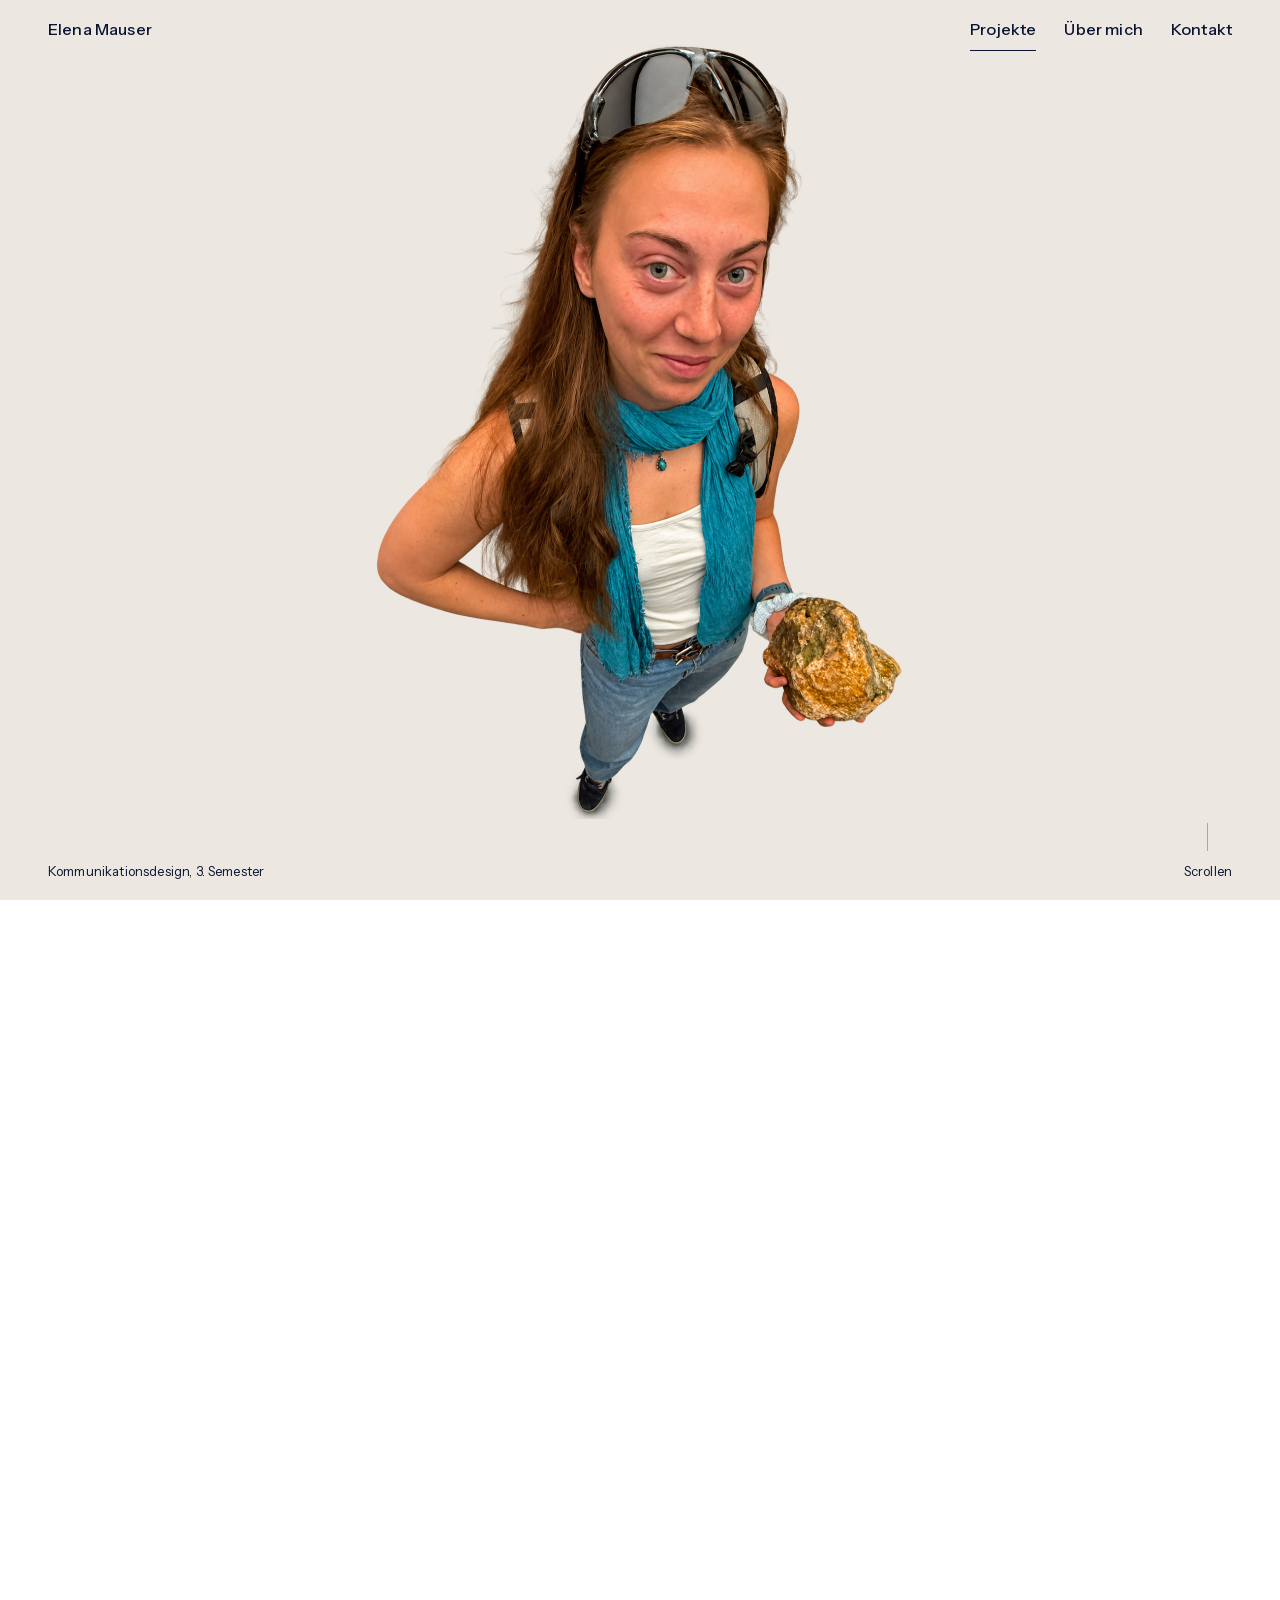
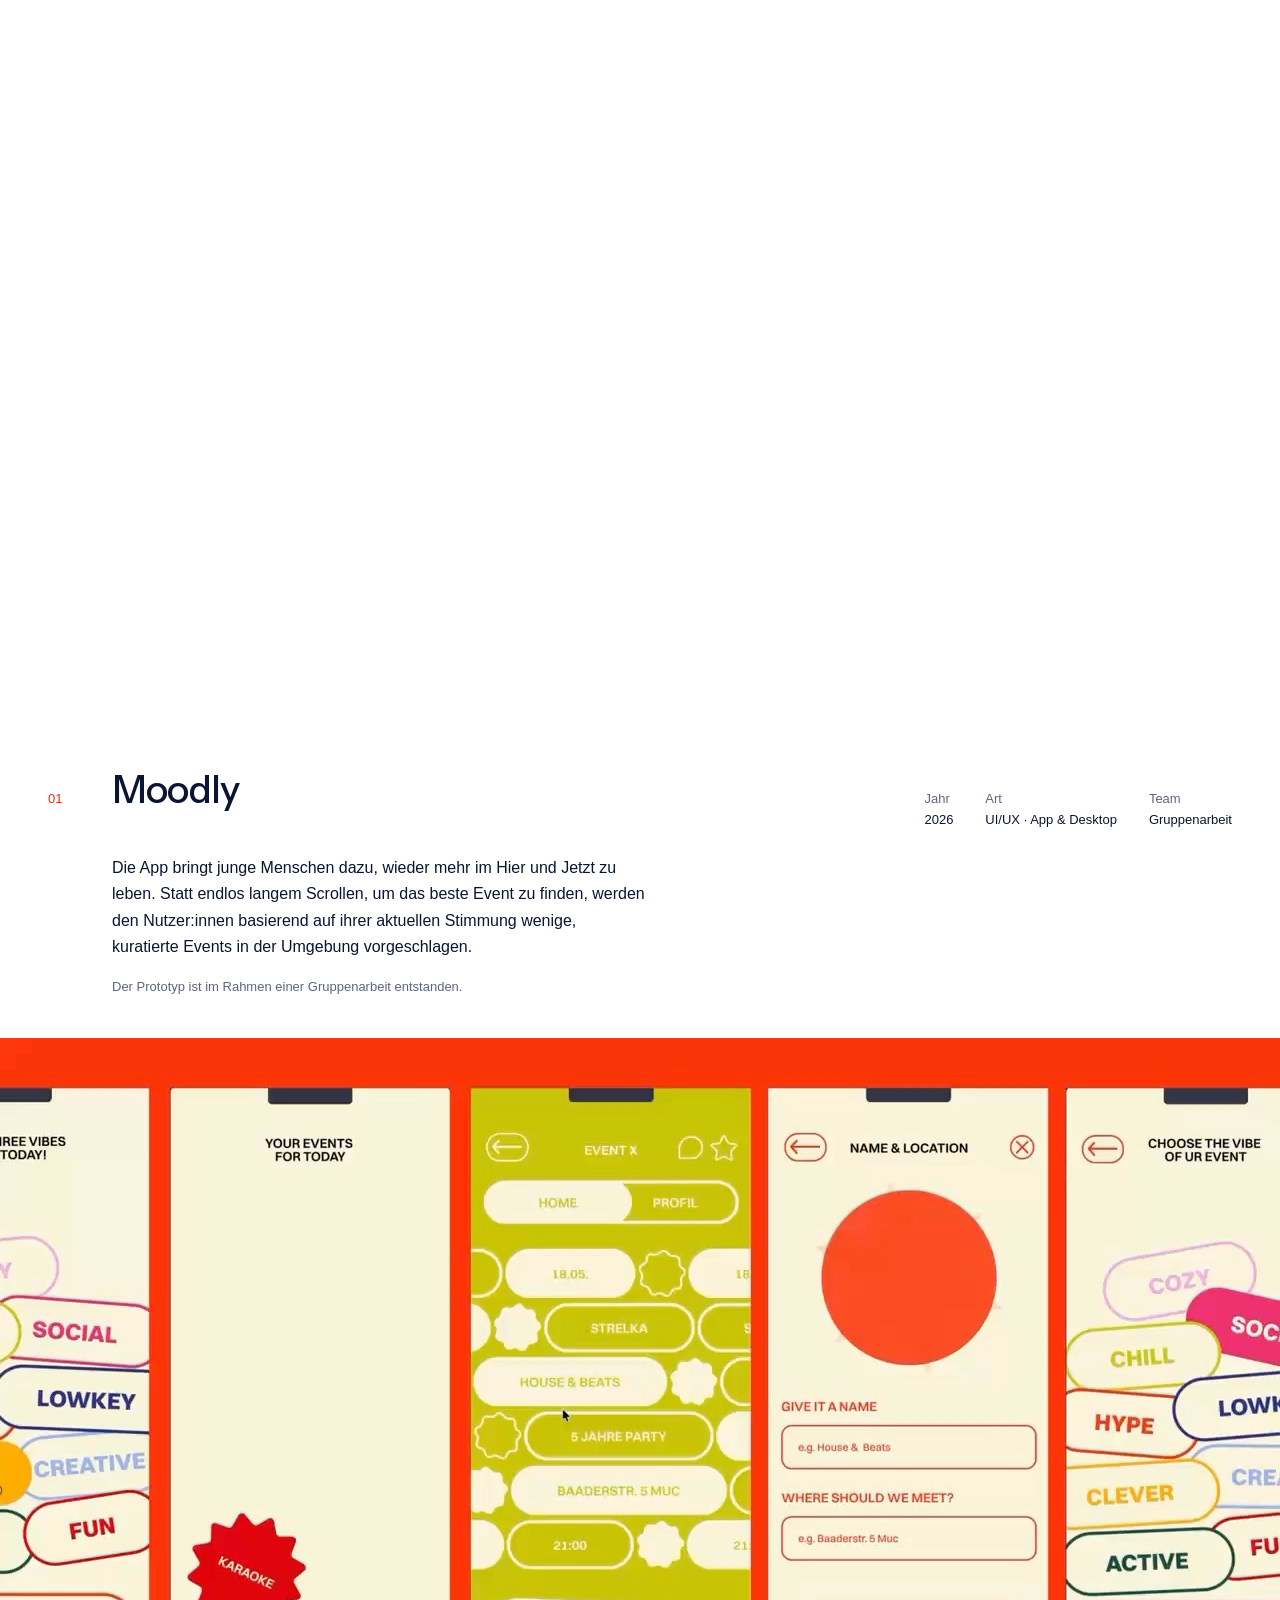
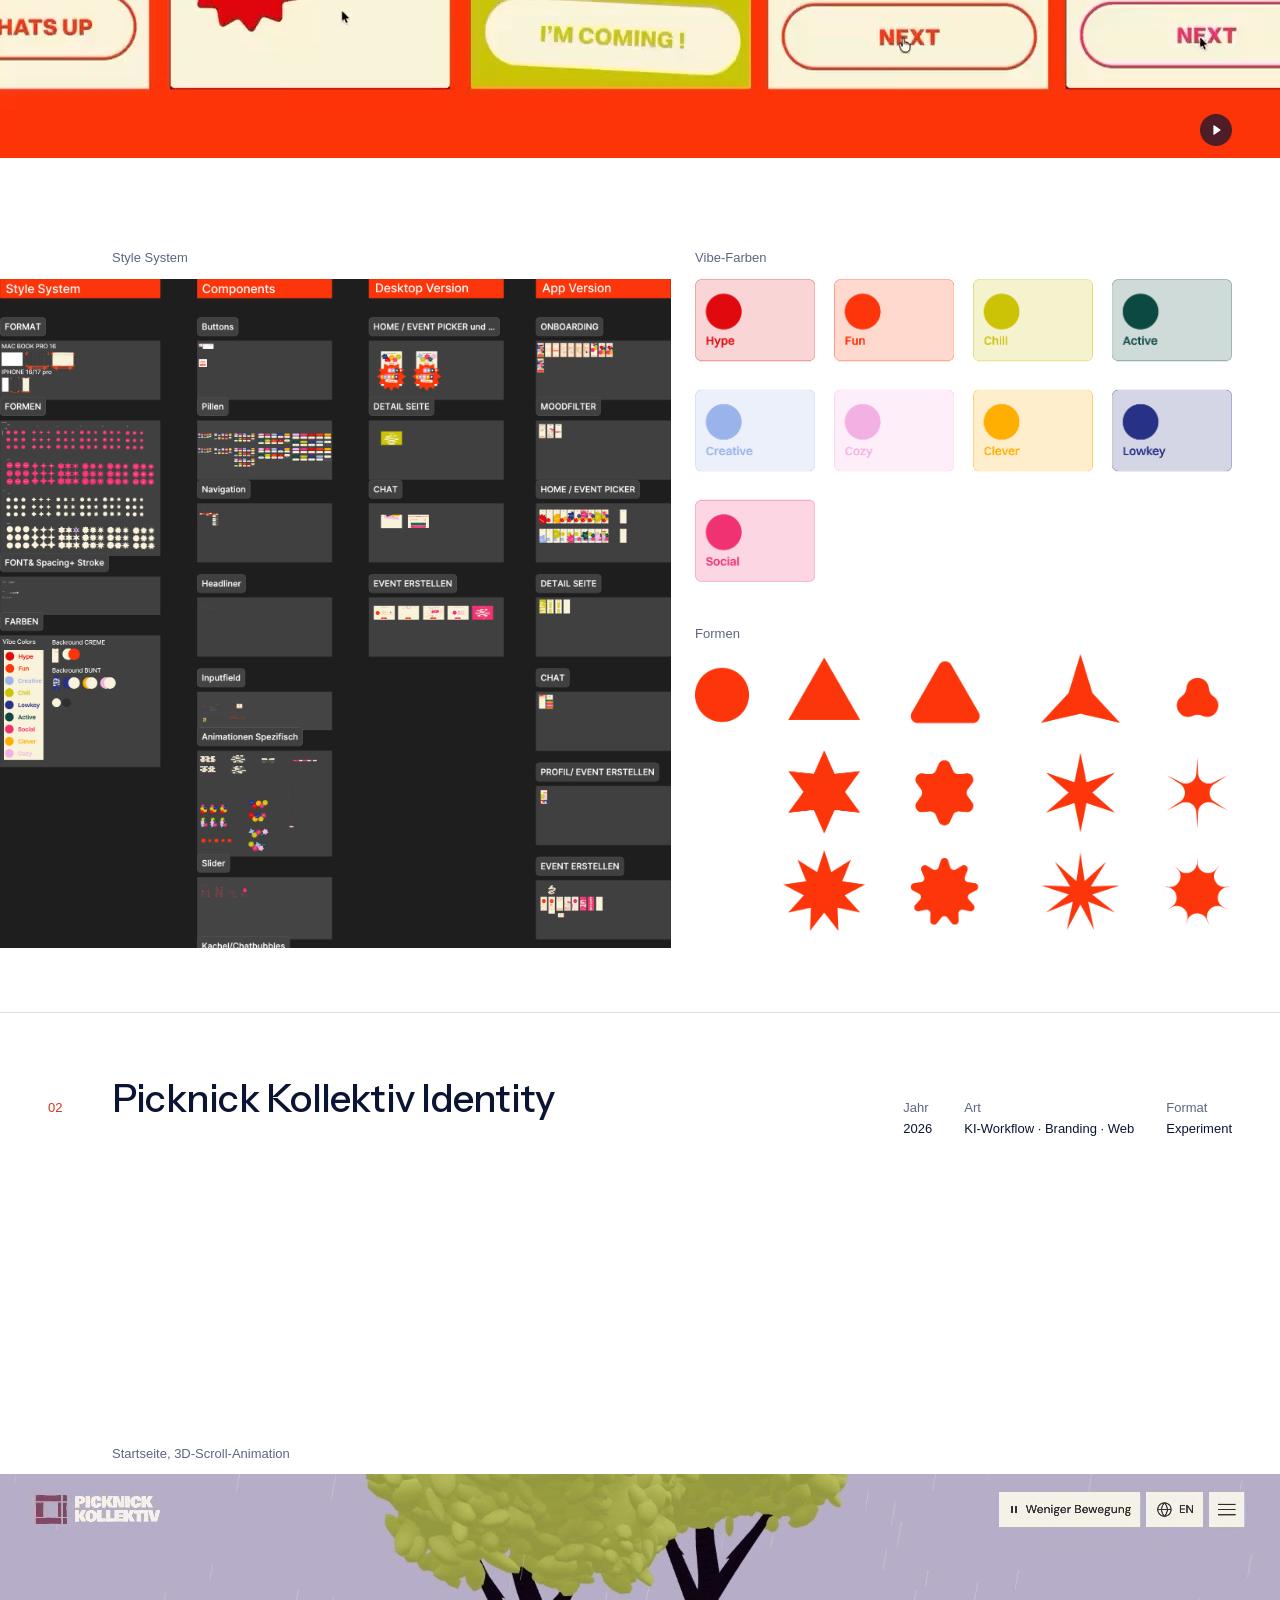
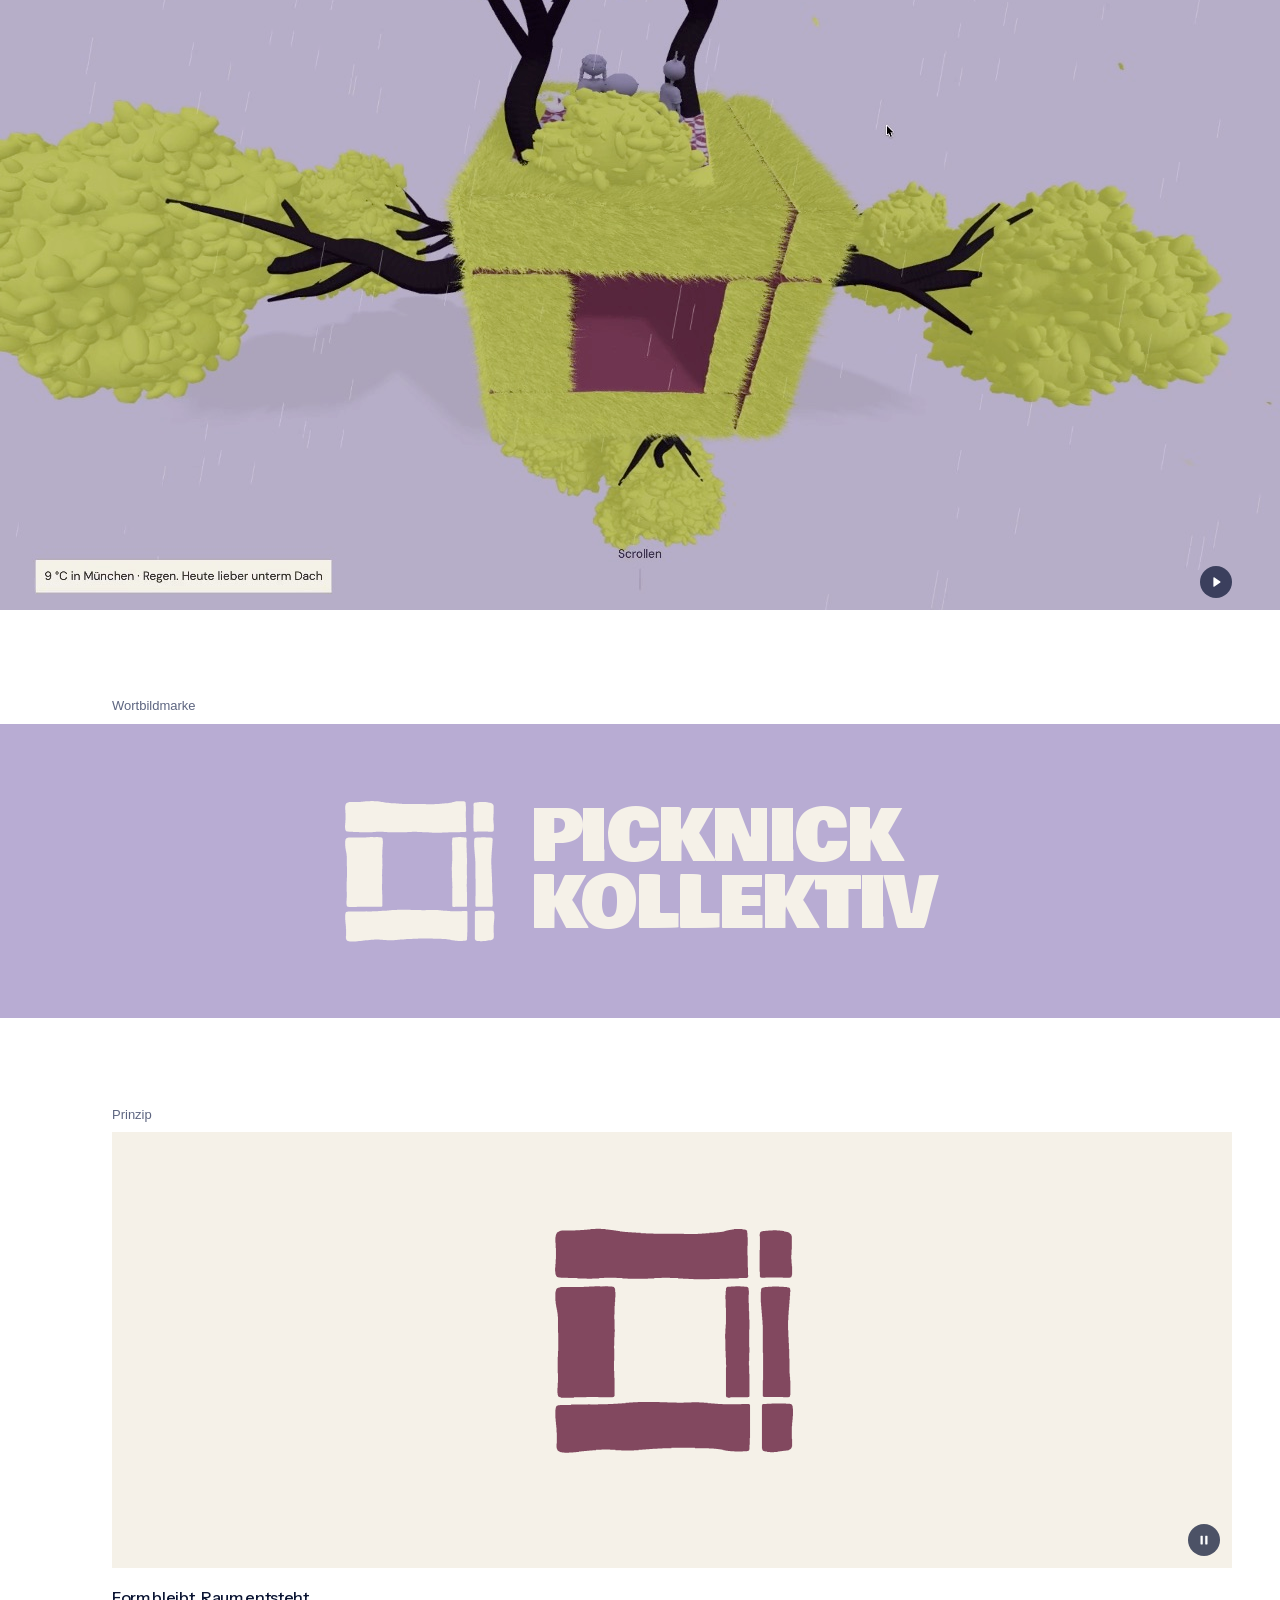
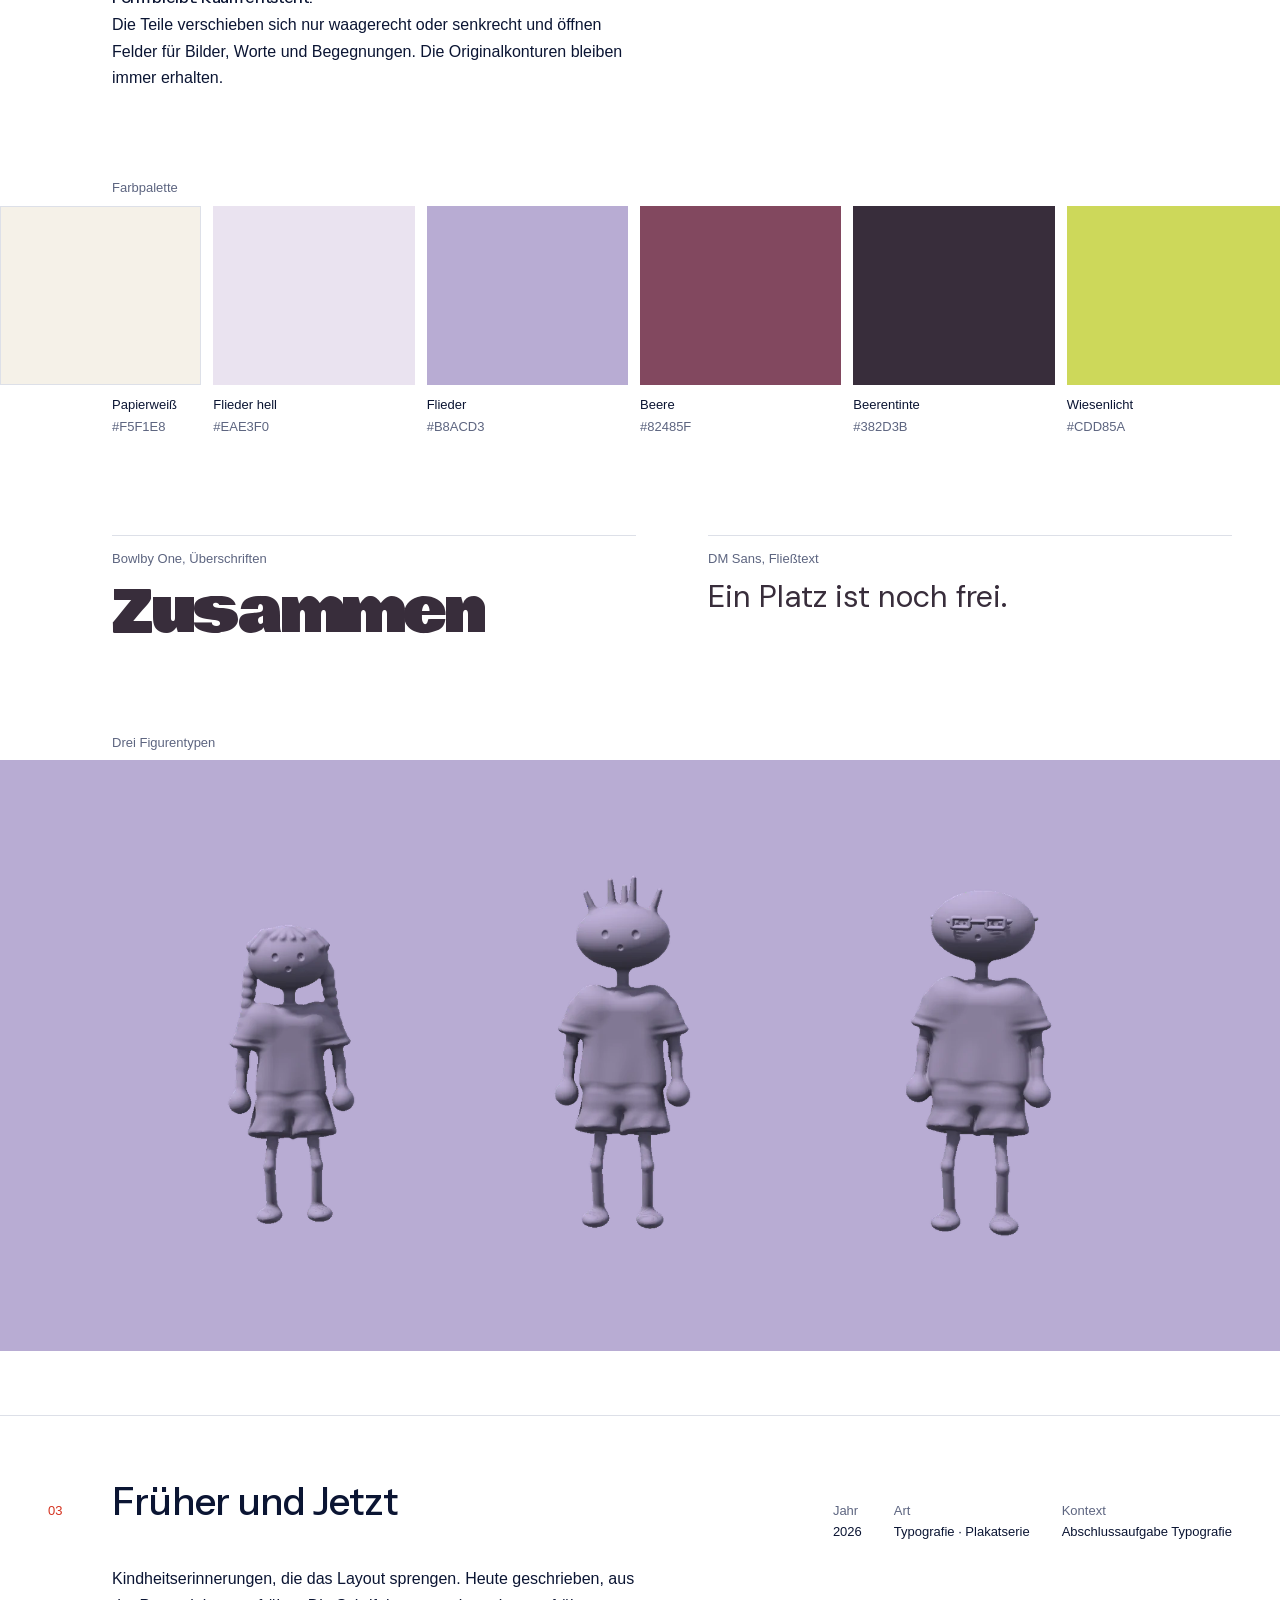
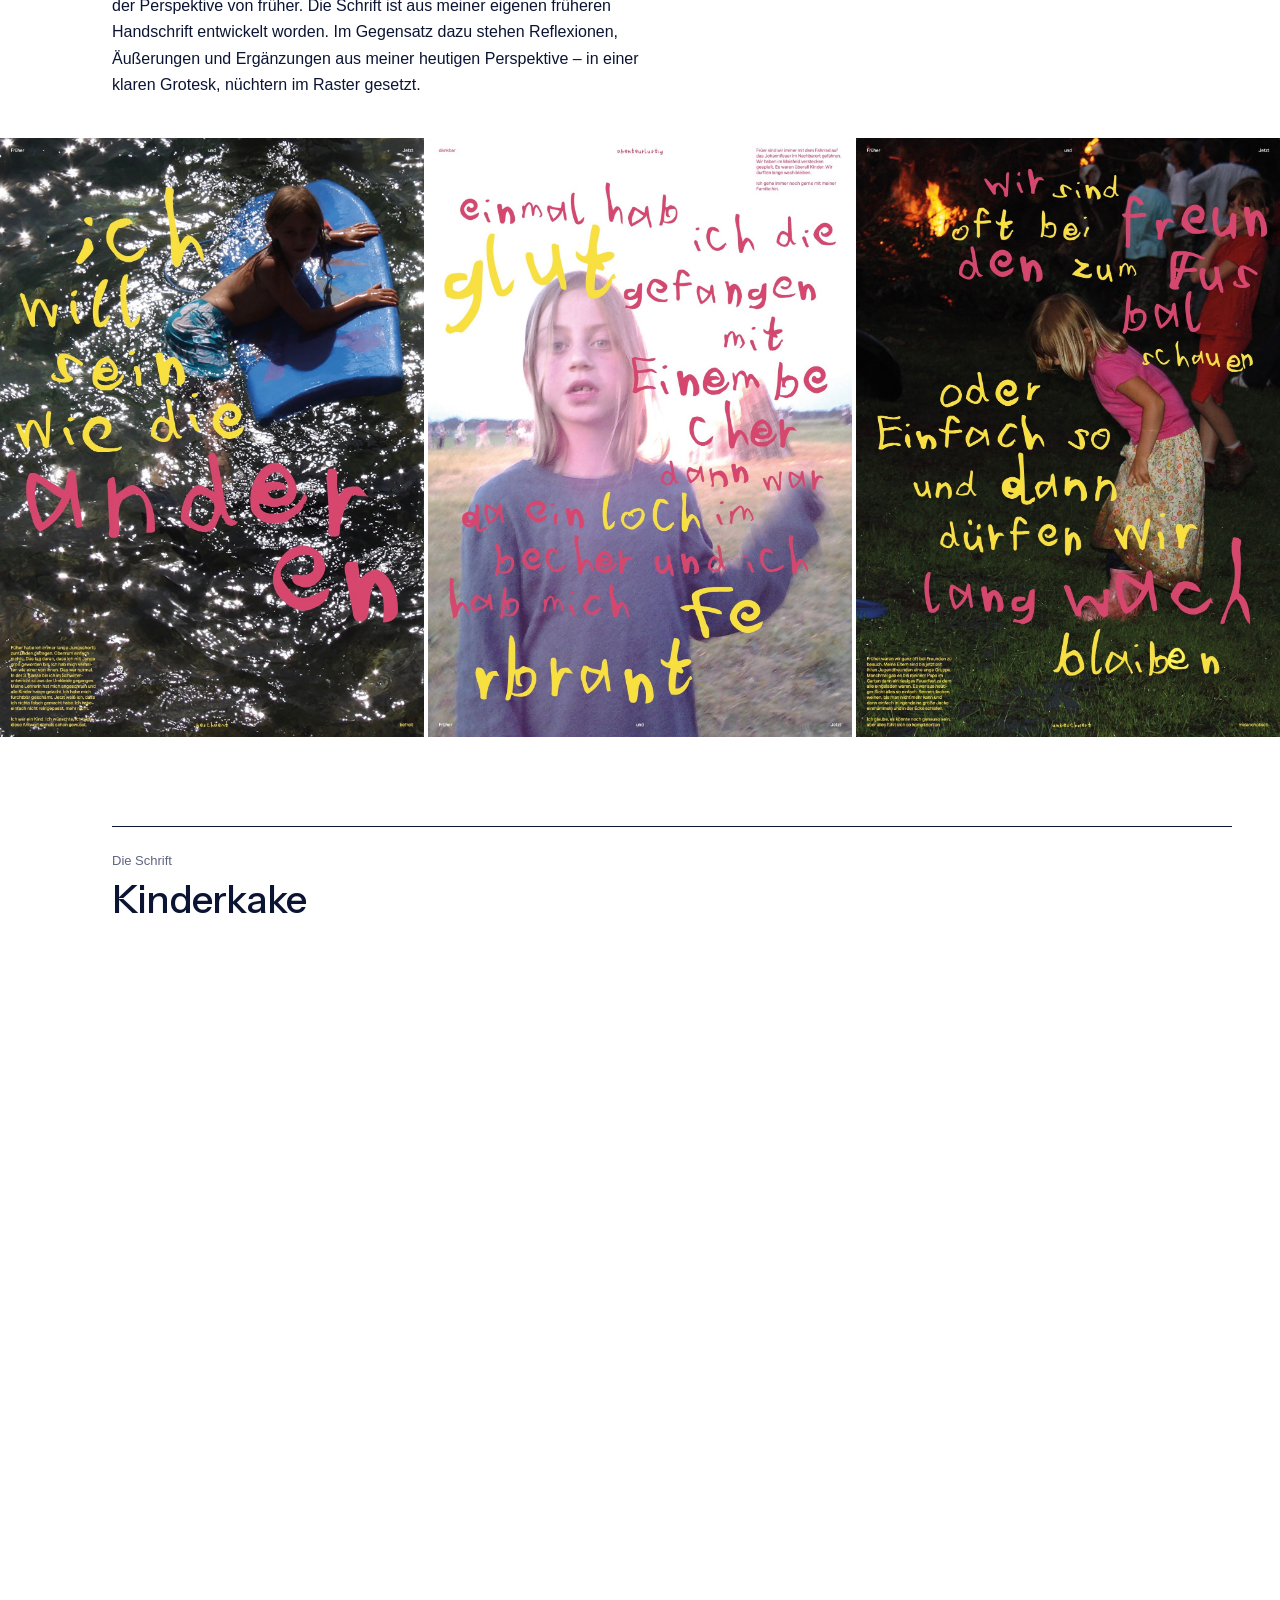
<file: index.html>
<!DOCTYPE html>
<html lang="de">
<head>
  <meta charset="UTF-8">
  <meta name="viewport" content="width=device-width, initial-scale=1.0">
  <title>Elena Mauser – Portfolio</title>
  <!-- Nur für die Bewerbung: nicht in Suchmaschinen aufnehmen -->
  <meta name="robots" content="noindex, nofollow">
  <meta name="description" content="Portfolio von Elena Mauser, Kommunikationsdesign im 3. Semester.">
  <link rel="stylesheet" href="css/style.css">
  <link rel="stylesheet" href="css/hero-zoom.css">
  <link rel="stylesheet" href="css/hero-2.css">
</head>
<body data-cards="up">

  <!-- Die sieben Logoteile des Picknick Kollektivs (aus dem Styleguide) -->
  <svg class="visually-hidden" aria-hidden="true" focusable="false"><defs><path id="piece0" d="M139,0L158,0L158,1L174,1L174,2L184,2L184,3L191,3L191,4L198,4L198,5L204,5L204,6L210,6L210,7L216,7L216,8L223,8L223,9L232,9L232,10L240,10L240,11L251,11L251,12L264,12L264,13L279,13L279,14L295,14L295,15L313,15L313,16L338,16L338,17L340,17L340,16L341,16L341,17L444,17L444,18L492,18L492,17L506,17L506,16L519,16L519,15L532,15L532,14L547,14L547,13L559,13L559,12L567,12L567,11L574,11L574,10L580,10L580,9L584,9L584,8L588,8L588,7L591,7L591,6L595,6L595,5L599,5L599,4L604,4L604,3L609,3L609,2L616,2L616,1L646,1L646,2L654,2L654,3L658,3L658,4L659,4L659,5L660,5L660,6L661,6L661,7L662,7L662,14L663,14L663,29L664,29L664,58L663,58L663,92L664,92L664,133L665,133L665,160L666,160L666,164L665,164L665,167L664,167L664,168L663,168L663,169L661,169L661,170L633,170L633,171L598,171L598,172L567,172L567,173L533,173L533,174L477,174L477,173L460,173L460,172L441,172L441,171L424,171L424,170L396,170L396,169L367,169L367,170L342,170L342,171L320,171L320,172L250,172L250,171L232,171L232,170L212,170L212,169L169,169L169,170L152,170L152,171L128,171L128,172L109,172L109,171L77,171L77,170L44,170L44,169L19,169L19,168L12,168L12,167L9,167L9,166L7,166L7,165L6,165L6,164L5,164L5,163L4,163L4,161L3,161L3,159L2,159L2,155L1,155L1,147L0,147L0,133L1,133L1,121L2,121L2,105L3,105L3,66L2,66L2,48L1,48L1,29L2,29L2,23L3,23L3,20L4,20L4,17L5,17L5,16L6,16L6,14L7,14L7,13L8,13L8,12L9,12L9,11L11,11L11,10L13,10L13,9L15,9L15,8L18,8L18,7L22,7L22,6L70,6L70,5L87,5L87,4L100,4L100,3L111,3L111,2L122,2L122,1L139,1Z"/><path id="piece1" d="M45,0L59,0L59,1L71,1L71,2L79,2L79,3L84,3L84,4L89,4L89,5L93,5L93,6L97,6L97,7L99,7L99,8L101,8L101,9L103,9L103,10L104,10L104,11L105,11L105,12L106,12L106,13L107,13L107,14L108,14L108,15L109,15L109,17L110,17L110,21L111,21L111,66L110,66L110,85L109,85L109,100L110,100L110,115L111,115L111,124L112,124L112,153L111,153L111,158L110,158L110,160L109,160L109,162L107,162L107,163L104,163L104,164L80,164L80,163L20,163L20,164L6,164L6,163L3,163L3,162L2,162L2,160L1,160L1,143L0,143L0,68L1,68L1,21L0,21L0,14L1,14L1,9L2,9L2,7L3,7L3,6L4,6L4,5L5,5L5,4L10,4L10,3L20,3L20,2L30,2L30,1L45,1Z"/><path id="piece2" d="M135,0L154,0L154,1L163,1L163,0L166,0L166,1L169,1L169,0L182,0L182,1L196,1L196,2L200,2L200,3L202,3L202,4L203,4L203,5L204,5L204,6L205,6L205,10L206,10L206,20L207,20L207,39L206,39L206,54L205,54L205,68L204,68L204,97L203,97L203,114L204,114L204,149L205,149L205,157L204,157L204,176L203,176L203,205L202,205L202,215L203,215L203,257L202,257L202,292L203,292L203,315L204,315L204,378L203,378L203,380L202,380L202,381L201,381L201,382L198,382L198,383L148,383L148,382L107,382L107,383L64,383L64,384L19,384L19,383L15,383L15,382L13,382L13,381L11,381L11,380L10,380L10,378L9,378L9,375L8,375L8,369L7,369L7,350L8,350L8,333L9,333L9,300L8,300L8,244L9,244L9,243L8,243L8,242L9,242L9,223L10,223L10,160L9,160L9,104L8,104L8,94L7,94L7,88L6,88L6,82L5,82L5,77L4,77L4,72L3,72L3,66L2,66L2,60L1,60L1,51L0,51L0,21L1,21L1,16L2,16L2,12L3,12L3,10L4,10L4,9L5,9L5,8L6,8L6,7L7,7L7,6L9,6L9,5L12,5L12,4L17,4L17,3L98,3L98,2L116,2L116,1L135,1Z"/><path id="piece3" d="M34,0L35,0L35,1L36,1L36,0L53,0L53,1L66,1L66,2L75,2L75,3L78,3L78,4L79,4L79,5L80,5L80,7L81,7L81,15L82,15L82,29L81,29L81,58L82,58L82,86L83,86L83,115L84,115L84,149L83,149L83,210L84,210L84,229L83,229L83,258L82,258L82,273L83,273L83,302L84,302L84,380L83,380L83,381L82,381L82,382L79,382L79,383L18,383L18,384L9,384L9,383L5,383L5,382L4,382L4,379L3,379L3,279L4,279L4,271L3,271L3,246L2,246L2,223L1,223L1,183L0,183L0,181L1,181L1,180L0,180L0,164L1,164L1,146L2,146L2,132L3,132L3,74L2,74L2,45L1,45L1,30L2,30L2,16L3,16L3,7L4,7L4,5L5,5L5,4L6,4L6,3L8,3L8,2L20,2L20,1L34,1Z"/><path id="piece4" d="M39,0L63,0L63,1L79,1L79,2L91,2L91,3L97,3L97,4L99,4L99,5L100,5L100,7L101,7L101,11L102,11L102,19L101,19L101,33L100,33L100,46L99,46L99,59L98,59L98,71L97,71L97,83L96,83L96,97L95,97L95,116L94,116L94,151L95,151L95,175L96,175L96,195L97,195L97,215L98,215L98,248L99,248L99,300L100,300L100,311L101,311L101,324L102,324L102,374L101,374L101,378L100,378L100,380L99,380L99,381L96,381L96,382L77,382L77,381L10,381L10,380L9,380L9,379L8,379L8,378L7,378L7,323L8,323L8,228L7,228L7,132L6,132L6,116L5,116L5,104L4,104L4,92L3,92L3,80L2,80L2,68L1,68L1,55L0,55L0,18L1,18L1,9L2,9L2,7L3,7L3,5L5,5L5,4L7,4L7,3L13,3L13,2L25,2L25,1L39,1Z"/><path id="piece5" d="M284,0L359,0L359,1L386,1L386,2L418,2L418,3L442,3L442,2L469,2L469,1L496,1L496,2L512,2L512,3L525,3L525,4L537,4L537,5L549,5L549,6L560,6L560,7L576,7L576,8L641,8L641,7L668,7L668,8L669,8L669,9L670,9L670,10L671,10L671,124L670,124L670,147L669,147L669,164L668,164L668,166L667,166L667,167L666,167L666,168L665,168L665,169L661,169L661,170L646,170L646,171L617,171L617,170L603,170L603,169L595,169L595,168L589,168L589,167L584,167L584,166L579,166L579,165L574,165L574,164L569,164L569,163L562,163L562,162L555,162L555,161L546,161L546,160L529,160L529,159L481,159L481,158L400,158L400,159L369,159L369,160L352,160L352,161L335,161L335,162L324,162L324,163L312,163L312,164L300,164L300,165L287,165L287,166L271,166L271,167L227,167L227,166L207,166L207,165L189,165L189,164L159,164L159,165L140,165L140,166L128,166L128,167L117,167L117,168L108,168L108,169L99,169L99,170L90,170L90,171L81,171L81,172L72,172L72,173L62,173L62,174L47,174L47,175L31,175L31,174L23,174L23,173L18,173L18,172L15,172L15,171L13,171L13,170L11,170L11,169L10,169L10,168L9,168L9,167L8,167L8,166L7,166L7,164L6,164L6,162L5,162L5,158L4,158L4,143L5,143L5,105L4,105L4,88L3,88L3,78L2,78L2,68L1,68L1,57L0,57L0,26L1,26L1,20L2,20L2,17L3,17L3,15L4,15L4,14L5,14L5,13L7,13L7,12L9,12L9,11L15,11L15,10L54,10L54,9L113,9L113,8L116,8L116,9L117,9L117,8L120,8L120,9L147,9L147,8L181,8L181,7L200,7L200,6L215,6L215,5L229,5L229,4L242,4L242,3L254,3L254,2L267,2L267,1L284,1Z"/><path id="piece6" d="M33,0L83,0L83,1L97,1L97,2L100,2L100,3L102,3L102,4L103,4L103,5L104,5L104,7L105,7L105,10L106,10L106,17L107,17L107,44L106,44L106,56L105,56L105,66L104,66L104,79L103,79L103,122L104,122L104,148L103,148L103,152L102,152L102,153L101,153L101,155L100,155L100,156L99,156L99,157L98,157L98,158L97,158L97,159L95,159L95,160L93,160L93,161L89,161L89,162L82,162L82,163L74,163L74,164L68,164L68,165L61,165L61,166L54,166L54,167L42,167L42,168L28,168L28,167L18,167L18,166L11,166L11,165L7,165L7,164L5,164L5,163L4,163L4,162L3,162L3,161L2,161L2,159L1,159L1,155L0,155L0,6L1,6L1,4L2,4L2,3L3,3L3,2L16,2L16,1L33,1Z"/></defs></svg>

  <a class="skip-link" href="#projekte">Zu den Projekten springen</a>

  <!-- ============ HEADER ============ -->
  <header class="site-header">
    <a href="#top" class="logo" aria-label="Elena Mauser, zum Seitenanfang">Elena Mauser</a>
    <button class="nav-toggle" type="button" aria-label="Menü öffnen" aria-expanded="false" aria-controls="site-nav">
      <span aria-hidden="true"></span><span aria-hidden="true"></span>
    </button>
    <nav class="site-nav" id="site-nav" aria-label="Hauptnavigation">
      <ul>
        <li><a href="#projekte">Projekte</a></li>
        <li><a href="#about">Über mich</a></li>
        <li><a href="#kontakt">Kontakt</a></li>
      </ul>
    </nav>
  </header>

  <main id="top">

    <!-- ============ HERO VARIANTE 2: Kamerafahrt ins Brillenglas ============ -->
    <!-- Animation: css/hero-zoom.css + js/hero-zoom.js (unverändert). Anbindung an die Seite: css/hero-2.css + js/hero-2.js.
         Beim Scrollen fährt die Kamera ins linke Brillenglas, bis es den ganzen Bildschirm füllt.
         Dahinter liegt fixiert die gleiche Glasfläche (.hero--lens) – darauf laufen Projekt-Vorschau und Lebenslauf. -->
    <div class="hero hero--lens" aria-hidden="true"></div>

    <section class="hz" data-hero-zoom aria-labelledby="page-title">
      <h1 id="page-title" class="visually-hidden">Elena Mauser – Portfolio</h1>
      <div class="hz-stage">
        <div class="hz-figure">
          <img src="assets/images/hero-portrait.png" alt="Elena Mauser von oben fotografiert: Sonnenbrille im Haar, türkiser Schal, ein Stein in der Hand">
        </div>
        <div class="hz-lens" aria-hidden="true"></div>

        <div class="hero-info">
          <p class="subline">Kommunikationsdesign, 3. Semester</p>
        </div>
        <a class="scroll-hint" href="#projekte">
          <span>Scrollen</span>
          <span class="scroll-line" aria-hidden="true"></span>
        </a>
      </div>
    </section>

    <!-- ============ PROJEKT-ÜBERSICHT ============ -->
    <!-- ============ PROJEKT-BÜHNE ============ -->
    <!-- Der Hero bleibt fixiert stehen. Beim Scrollen gleiten die Projekte nacheinander von oben ins Bild,
         halten kurz in der Mitte und fahren unten wieder hinaus (js/main.js, Abschnitt „Projekt-Bühne“). -->
    <section id="projekte" class="stage" aria-labelledby="stage-title">
      <h2 id="stage-title" class="visually-hidden">Projekte</h2>
      <div class="stage-sticky">
        <ol class="stage-cards">
          <li class="card" data-index="0">
            <a class="card-link" href="#moodly">
              <img src="assets/images/projects/Moodly/web/moodly-animation-poster.jpg" alt="Moodly: Präsentationsbild der App mit Stimmungsauswahl" loading="eager">
              <span class="card-caption">
                <span class="card-nr">01</span>
                <span class="card-title">Moodly</span>
                <span class="card-type">UI/UX · App · 2026</span>
              </span>
            </a>
          </li>
          <li class="card" data-index="1">
            <a class="card-link" href="#exploration-pk">
              <img src="assets/images/projects/Exploration_PK/web/pk-website-hero-poster.jpg" alt="Picknick Kollektiv: Startseite mit 3D-Würfel aus Gras auf fliederfarbenem Grund" loading="lazy">
              <span class="card-caption">
                <span class="card-nr">02</span>
                <span class="card-title">Picknick Kollektiv Identity</span>
                <span class="card-type">KI-Workflow · Branding · Web · 2026</span>
              </span>
            </a>
          </li>
          <li class="card" data-index="2">
            <a class="card-link" href="#frueher-und-jetzt">
              <img src="assets/images/projects/früher_und_jetzt/web/plakat-01.jpg" alt="Plakat „ich will sein wie die anderen“ in Kinderhandschrift über einem Kinderfoto im Wasser" loading="lazy">
              <span class="card-caption">
                <span class="card-nr">03</span>
                <span class="card-title">Früher und Jetzt</span>
                <span class="card-type">Typografie · Plakate · Schrift · 2026</span>
              </span>
            </a>
          </li>
          <li class="card" data-index="3">
            <a class="card-link" href="#sos-grid">
              <img src="assets/images/projects/SOS-Grid/web/sos-grid-specimen.jpg" alt="SOS-Grid Typespecimen: Plakat mit Raster-Konstruktion und Alphabet" loading="lazy">
              <span class="card-caption">
                <span class="card-nr">04</span>
                <span class="card-title">SOS-Grid</span>
                <span class="card-type">Schriftgestaltung · 2026</span>
              </span>
            </a>
          </li>
        </ol>
      </div>
    </section>

    <!-- ============ 01 – MOODLY ============ -->
    <article class="project" id="moodly">
      <div class="container">
        <header class="project-head">
          <span class="nr">01</span>
          <h3>Moodly</h3>
          <dl class="project-meta">
            <div><dt>Jahr</dt><dd>2026</dd></div>
            <div><dt>Art</dt><dd>UI/UX · App &amp; Desktop</dd></div>
            <div><dt>Team</dt><dd>Gruppenarbeit</dd></div>
          </dl>
        </header>

        <div class="project-text">
          <p>Die App bringt junge Menschen dazu, wieder mehr im Hier und Jetzt zu leben. Statt endlos langem Scrollen, um das beste Event zu finden, werden den Nutzer:innen basierend auf ihrer aktuellen Stimmung wenige, kuratierte Events in der Umgebung vorgeschlagen.</p>
          <p class="note">Der Prototyp ist im Rahmen einer Gruppenarbeit entstanden.</p>
        </div>

        <figure class="media media--hero media--bleed video-wrap">
          <video src="assets/images/projects/Moodly/web/moodly-animation.mp4"
                 poster="assets/images/projects/Moodly/web/moodly-animation-poster.jpg"
                 autoplay muted loop playsinline preload="metadata"
                 aria-label="Präsentationsanimation der Moodly-App: Stimmung wählen, Events entdecken, Event erstellen"></video>
          <button class="media-toggle" type="button" aria-label="Video pausieren"><svg class="i-pause" viewBox="0 0 16 16" aria-hidden="true"><rect x="4" y="3" width="2.6" height="10" rx=".5"/><rect x="9.4" y="3" width="2.6" height="10" rx=".5"/></svg><svg class="i-play" viewBox="0 0 16 16" aria-hidden="true"><path d="M5 3.2v9.6c0 .5.5.8.9.5l7-4.8c.4-.3.4-.8 0-1.1l-7-4.8C5.5 2.4 5 2.7 5 3.2z"/></svg></button>
        </figure>

        <!-- Style System links, Farben und Formen rechts übereinander -->
        <div class="media-grid media-grid--moodly bleed-left">
          <figure class="media mg-system">
            <figcaption>Style System</figcaption>
            <img src="assets/images/projects/Moodly/web/moodly-style-system.png"
                 alt="Moodly: Übersicht Style System, Components, Desktop- und App-Version" loading="lazy">
          </figure>
          <figure class="media mg-farben">
            <figcaption>Vibe-Farben</figcaption>
            <img src="assets/images/projects/Moodly/web/moodly-farben.png"
                 alt="Moodly Styleguide: Vibe-Farben" loading="lazy">
          </figure>
          <figure class="media mg-formen">
            <figcaption>Formen</figcaption>
            <img src="assets/images/projects/Moodly/web/moodly-formen.png"
                 alt="Moodly Styleguide: Formen" loading="lazy">
          </figure>
        </div>
      </div>
    </article>

    <!-- ============ 02 – PICKNICK KOLLEKTIV IDENTITY ============ -->
    <article class="project project--pk" id="exploration-pk">
      <div class="container">
        <header class="project-head">
          <span class="nr">02</span>
          <h3>Picknick Kollektiv Identity</h3>
          <dl class="project-meta">
            <div><dt>Jahr</dt><dd>2026</dd></div>
            <div><dt>Art</dt><dd>KI-Workflow · Branding · Web</dd></div>
            <div><dt>Format</dt><dd>Experiment</dd></div>
          </dl>
        </header>

        <div class="project-text">
          <p><span class="tag">Experiment</span></p>
          <p>Erster Versuch, mit Claude einen eigenen Workflow aufzubauen – über Markdown-Dateien mit Anweisungen, Struktur und Beispielen. Die technische Umsetzung übersteigt aktuell meine Kenntnisse; mein Fokus lag darauf, Abläufe zu strukturieren, präzise zu formulieren und die Ergebnisse kritisch zu prüfen. Mir war wichtig zu verstehen, wie solche Tools arbeiten und wo ihre Grenzen liegen.</p>
          <p class="note">Marke, Styleguide und Website-Prototyp für das Picknick Kollektiv</p>
        </div>

        <figure class="media media--hero media--bleed video-wrap">
          <figcaption>
            Startseite, 3D-Scroll-Animation
          </figcaption>
          <video src="assets/images/projects/Exploration_PK/web/pk-website-hero.mp4"
                 poster="assets/images/projects/Exploration_PK/web/pk-website-hero-poster.jpg"
                 autoplay muted loop playsinline preload="metadata"
                 aria-label="Bildschirmaufnahme der Picknick-Kollektiv-Startseite: ein 3D-Würfel aus Logoteilen dreht sich beim Scrollen, wird flach und öffnet sich zur Einladung"></video>
          <button class="media-toggle" type="button" aria-label="Video pausieren"><svg class="i-pause" viewBox="0 0 16 16" aria-hidden="true"><rect x="4" y="3" width="2.6" height="10" rx=".5"/><rect x="9.4" y="3" width="2.6" height="10" rx=".5"/></svg><svg class="i-play" viewBox="0 0 16 16" aria-hidden="true"><path d="M5 3.2v9.6c0 .5.5.8.9.5l7-4.8c.4-.3.4-.8 0-1.1l-7-4.8C5.5 2.4 5 2.7 5 3.2z"/></svg></button>
        </figure>

        <!-- Styleguide, aufgelöst in die Seite -->
        <div class="pk-guide">

          <section class="pk-block" aria-labelledby="pk-logo-t">
            <h4 class="pk-label" id="pk-logo-t">Wortbildmarke</h4>
            <div class="pk-stage pk-stage--lilac media--bleed">
              <div class="pk-lockup">
                <svg class="pk-mark" viewBox="217 222 820 773" role="img" aria-label="Picknick Kollektiv Einzelzeichen">
                  <use href="#piece0" transform="translate(217 222)"/><use href="#piece1" transform="translate(922 227)"/><use href="#piece2" transform="translate(218 420)"/><use href="#piece3" transform="translate(803 420)"/><use href="#piece4" transform="translate(926 421)"/><use href="#piece5" transform="translate(218 819)"/><use href="#piece6" transform="translate(930 824)"/>
                </svg>
                <span class="pk-wordmark">PICKNICK<br>KOLLEKTIV</span>
              </div>
            </div>
          </section>

          <section class="pk-block pk-principle" aria-labelledby="pk-prinzip-t">
            <h4 class="pk-label" id="pk-prinzip-t">Prinzip</h4>
            <div class="pk-stage pk-stage--paper">
              <svg class="pk-mark pk-mark--moving" viewBox="20 40 1200 1200" role="img" aria-label="Animation: Die sieben Logoteile verschieben sich auf ihren Achsen und öffnen freie Felder">
                <use href="#piece0" transform="translate(217 222)"/><use href="#piece1" transform="translate(922 227)"/><use href="#piece2" transform="translate(218 420)"/><use href="#piece3" transform="translate(803 420)"/><use href="#piece4" transform="translate(926 421)"/><use href="#piece5" transform="translate(218 819)"/><use href="#piece6" transform="translate(930 824)"/>
              </svg>
              <button class="media-toggle pk-toggle" type="button" aria-label="Animation pausieren"><svg class="i-pause" viewBox="0 0 16 16" aria-hidden="true"><rect x="4" y="3" width="2.6" height="10" rx=".5"/><rect x="9.4" y="3" width="2.6" height="10" rx=".5"/></svg><svg class="i-play" viewBox="0 0 16 16" aria-hidden="true"><path d="M5 3.2v9.6c0 .5.5.8.9.5l7-4.8c.4-.3.4-.8 0-1.1l-7-4.8C5.5 2.4 5 2.7 5 3.2z"/></svg></button>
            </div>
            <div class="pk-copy">
              <p class="pk-claim">Form bleibt. Raum entsteht.</p>
              <p>Die Teile verschieben sich nur waagerecht oder senkrecht und öffnen Felder für Bilder, Worte und Begegnungen. Die Originalkonturen bleiben immer erhalten.</p>
            </div>
          </section>

          <section class="pk-block" aria-labelledby="pk-farben-t">
            <h4 class="pk-label" id="pk-farben-t">Farbpalette</h4>
            <ul class="pk-swatches media--bleed">
              <li style="--c:#F5F1E8"><span class="sw"></span><b>Papierweiß</b> #F5F1E8</li>
              <li style="--c:#EAE3F0"><span class="sw"></span><b>Flieder hell</b> #EAE3F0</li>
              <li style="--c:#B8ACD3"><span class="sw"></span><b>Flieder</b> #B8ACD3</li>
              <li style="--c:#82485F"><span class="sw"></span><b>Beere</b> #82485F</li>
              <li style="--c:#382D3B"><span class="sw"></span><b>Beerentinte</b> #382D3B</li>
              <li style="--c:#CDD85A"><span class="sw"></span><b>Wiesenlicht</b> #CDD85A</li>
            </ul>
          </section>

          <section class="pk-block" aria-labelledby="pk-schrift-t">
            <h4 id="pk-schrift-t" class="visually-hidden">Schrift</h4>
            <div class="pk-type">
              <div>
                <p class="pk-label">Bowlby One, Überschriften</p>
                <p class="pk-sample pk-sample--bowlby" lang="de">Zusammen</p>
              </div>
              <div>
                <p class="pk-label">DM Sans, Fließtext</p>
                <p class="pk-sample pk-sample--dm" lang="de">Ein Platz ist noch frei.</p>
              </div>
            </div>
          </section>

          <section class="pk-block" aria-labelledby="pk-figuren-t">
            <h4 class="pk-label" id="pk-figuren-t">Drei Figurentypen</h4>
            <figure class="pk-stage pk-stage--lilac media--bleed">
              <img src="assets/images/projects/Exploration_PK/web/pk-figuren.webp" width="1500" height="728"
                   alt="Drei Picknick-Figuren in Flieder: mit Zöpfen, mit Stachelfrisur, mit Glatze und Brille" loading="lazy">
            </figure>
          </section>


        </div>
      </div>
    </article>

    <!-- ============ 03 – FRÜHER UND JETZT ============ -->
    <article class="project" id="frueher-und-jetzt">
      <div class="container">
        <header class="project-head">
          <span class="nr">03</span>
          <h3>Früher und Jetzt</h3>
          <dl class="project-meta">
            <div><dt>Jahr</dt><dd>2026</dd></div>
            <div><dt>Art</dt><dd>Typografie · Plakatserie</dd></div>
            <div><dt>Kontext</dt><dd>Abschlussaufgabe Typografie</dd></div>
          </dl>
        </header>

        <div class="project-text">
          <p>Kindheitserinnerungen, die das Layout sprengen. Heute geschrieben, aus der Perspektive von früher. Die Schrift ist aus meiner eigenen früheren Handschrift entwickelt worden. Im Gegensatz dazu stehen Reflexionen, Äußerungen und Ergänzungen aus meiner heutigen Perspektive – in einer klaren Grotesk, nüchtern im Raster gesetzt.</p>
        </div>

        <div class="media-grid media-grid--3 media--bleed">
          <figure class="media">
            <img src="assets/images/projects/früher_und_jetzt/web/plakat-01.jpg"
                 alt="Plakat 1: „ich will sein wie die anderen“ in Kinderhandschrift über einem Foto von einem Kind auf einem Schwimmbrett" loading="lazy">
          </figure>
          <figure class="media">
            <img src="assets/images/projects/früher_und_jetzt/web/plakat-02.jpg"
                 alt="Plakat 2: „einmal hab ich die Glut gefangen …“ in Kinderhandschrift über einem Kinderfoto am Johannifeuer" loading="lazy">
          </figure>
          <figure class="media">
            <img src="assets/images/projects/früher_und_jetzt/web/plakat-03.jpg"
                 alt="Plakat 3: „wir sind oft bei Freunden zum Fußball schauen …“ in Kinderhandschrift über einem Foto am Lagerfeuer" loading="lazy">
          </figure>
        </div>

        <!-- Unterprojekt: die Schrift -->
        <section class="subproject" aria-labelledby="kinderkake-title">
          <div class="subproject-head">
            <span class="label">Die Schrift</span>
            <h4 id="kinderkake-title">Kinderkake</h4>
          </div>
          <div class="project-text">
            <p>Eine ungewöhnliche Font, für manche unbrauchbar, für mich intuitiv und klar. Kinderkake ist ein persönliches Projekt: eine Schrift, die aus meiner eigenen Handschrift anhand von Texten aus der Grundschul- und Kindergartenzeit entworfen wurde.</p>
            <p>Die Schrift kommt mit einem ungewöhnlich kleinen Glyphensatz aus, der mit nur 22 Buchstaben jegliche Normen des lateinischen Alphabets über Bord wirft. Der Nutzer wird von der Font frech dazu aufgefordert, die deutsche Rechtschreibung hinter sich zu lassen und die Sprache neu zu erfinden.</p>
            <p>Naiv, verspielt und ohne besonderen Wert auf Harmonie zu legen, überzeugt die Kinderkake durch ihre ehrliche Art.</p>
          </div>
          <figure class="media">
            <figcaption>Glyphen</figcaption>
            <img src="assets/images/projects/früher_und_jetzt/web/kinderkake-alphabet.png"
                 alt="Kinderkake: Schriftname in Rot und das Alphabet mit 22 Buchstaben in Schwarz" loading="lazy">
          </figure>
        </section>
      </div>
    </article>

    <!-- ============ 04 – SOS-GRID ============ -->
    <article class="project" id="sos-grid">
      <div class="container">
        <header class="project-head">
          <span class="nr">04</span>
          <h3>SOS-Grid</h3>
          <dl class="project-meta">
            <div><dt>Jahr</dt><dd>2026</dd></div>
            <div><dt>Art</dt><dd>Schriftgestaltung · Typespecimen</dd></div>
            <div><dt>Kontext</dt><dd>Typografie, HM SoSe 2026</dd></div>
          </dl>
        </header>

        <div class="project-text">
          <p>Die SOS-GRID basiert auf einem strengen, aus zwei Rastern kombinierten System, inspiriert von den Ornamenten einer alten Holzofen-Herdplatte.</p>
          <p>Zahlreiche Regeln legitimieren jede einzelne Glyphe. Zudem gibt es neben Ober- und Unterlänge auch noch zwei halbhohe Hilfslinien für eine strukturierte Ausrichtung am Raster.</p>
          <p>Die Stärke der SOS-GRID liegt nicht in Lesbarkeit oder Harmonie, sondern in ihrer konsequenten Eigenwilligkeit.</p>
        </div>

        <div class="media-grid media-grid--specimen bleed-left">
          <figure class="media">
            <figcaption>Typespecimen</figcaption>
            <img src="assets/images/projects/SOS-Grid/web/sos-grid-specimen.jpg"
                 alt="SOS-Grid Typespecimen: Plakat mit Schriftname, Raster-Konstruktion und Alphabet, weiß auf dunkelgrau" loading="lazy">
          </figure>
          <figure class="media">
            <figcaption>Glyphen</figcaption>
            <img src="assets/images/projects/SOS-Grid/web/sos-grid-glyphen.png"
                 alt="SOS-Grid: Schriftname in Rot und alle Glyphen in Schwarz" loading="lazy">
          </figure>
        </div>
      </div>
    </article>

    <!-- ============ LEBENSLAUF ============ -->
    <!-- Die Projektseite schiebt sich nach oben weg und gibt den Hero wieder frei – darauf steht der Lebenslauf. -->
    <section id="about" class="cv" aria-labelledby="cv-title">
      <div class="cv-inner">
        <h2 id="cv-title" class="visually-hidden">Lebenslauf Elena Mauser</h2>

        <div class="cv-grid">
          <section class="cv-block cv-about" aria-labelledby="cv-about-t">
            <h3 id="cv-about-t">Über mich</h3>
            <p>18.04.2004</p>
            <p><a href="mailto:elena.mauser@gmx.de">elena.mauser@gmx.de</a></p>
          </section>

          <section class="cv-block" aria-labelledby="cv-skills-t">
            <h3 id="cv-skills-t">Kenntnisse</h3>
            <dl class="cv-list">
              <div><dt>Deutsch</dt><dd>Muttersprache</dd></div>
              <div><dt>Englisch</dt><dd>B2+</dd></div>
            </dl>
            <h3 class="cv-sub">Programme</h3>
            <p class="cv-hint">Ich arbeite mit / lerne</p>
            <p>InDesign · Illustrator · Photoshop · Premiere · After Effects · Figma · Lightroom</p>
          </section>

          <section class="cv-block cv-edu" aria-labelledby="cv-edu-t">
            <h3 id="cv-edu-t">Bildungsweg</h3>
            <ol class="cv-timeline">
              <li><span class="cv-year">seit 2025</span><span><b>Bachelor Kommunikationsdesign</b><br>Hochschule München</span></li>
              <li><span class="cv-year">2024–2025</span><span><b>Bachelor Sportwissenschaften</b> (ohne Abschluss)<br>Leopold-Franzens-Universität Innsbruck</span></li>
              <li><span class="cv-year">2023–2024</span><span><b>Bachelor Philosophie &amp; Skandinavistik</b> (ohne Abschluss)<br>Ludwig-Maximilians-Universität München</span></li>
              <li><span class="cv-year">2020–2023</span><span><b>Allgemeine Hochschulreife</b>, Note 2,2<br>Städt. Fachoberschule für Gestaltung Giesing</span></li>
              <li><span class="cv-year">2014–2020</span><span><b>Mittlere Reife</b><br>Gymnasium Höhenkirchen-Siegertsbrunn</span></li>
            </ol>
          </section>

          <section class="cv-block" aria-labelledby="cv-int-t">
            <h3 id="cv-int-t">Interessen</h3>
            <ul class="cv-plain">
              <li>Typografie · Illustration · Analoge Druckverfahren</li>
              <li>Handball</li>
              <li>Ehrenamtliche Gruppenleiterin bei den Pfadfindern</li>
            </ul>
          </section>
        </div>

      </div>
    </section>

  </main>

  <!-- ============ FOOTER ============ -->
  <footer class="site-footer" id="kontakt" aria-label="Kontakt">
    <a class="footer-mail" href="mailto:elena.mauser@gmx.de">elena.mauser@gmx.de</a>
    <a href="https://www.instagram.com/elena_mauser/" target="_blank" rel="noopener">Instagram<span class="visually-hidden"> (öffnet ein neues Fenster)</span></a>
    <span class="footer-spacer"></span>
    <a href="impressum.html">Impressum</a>
    <a href="datenschutz.html">Datenschutz</a>
    <p>© <span id="year"></span> Elena Mauser</p>
  </footer>

  <script src="js/main.js"></script>
  <script src="js/hero-zoom.js"></script>
  <script src="js/hero-2.js"></script>
</body>
</html>
</file>
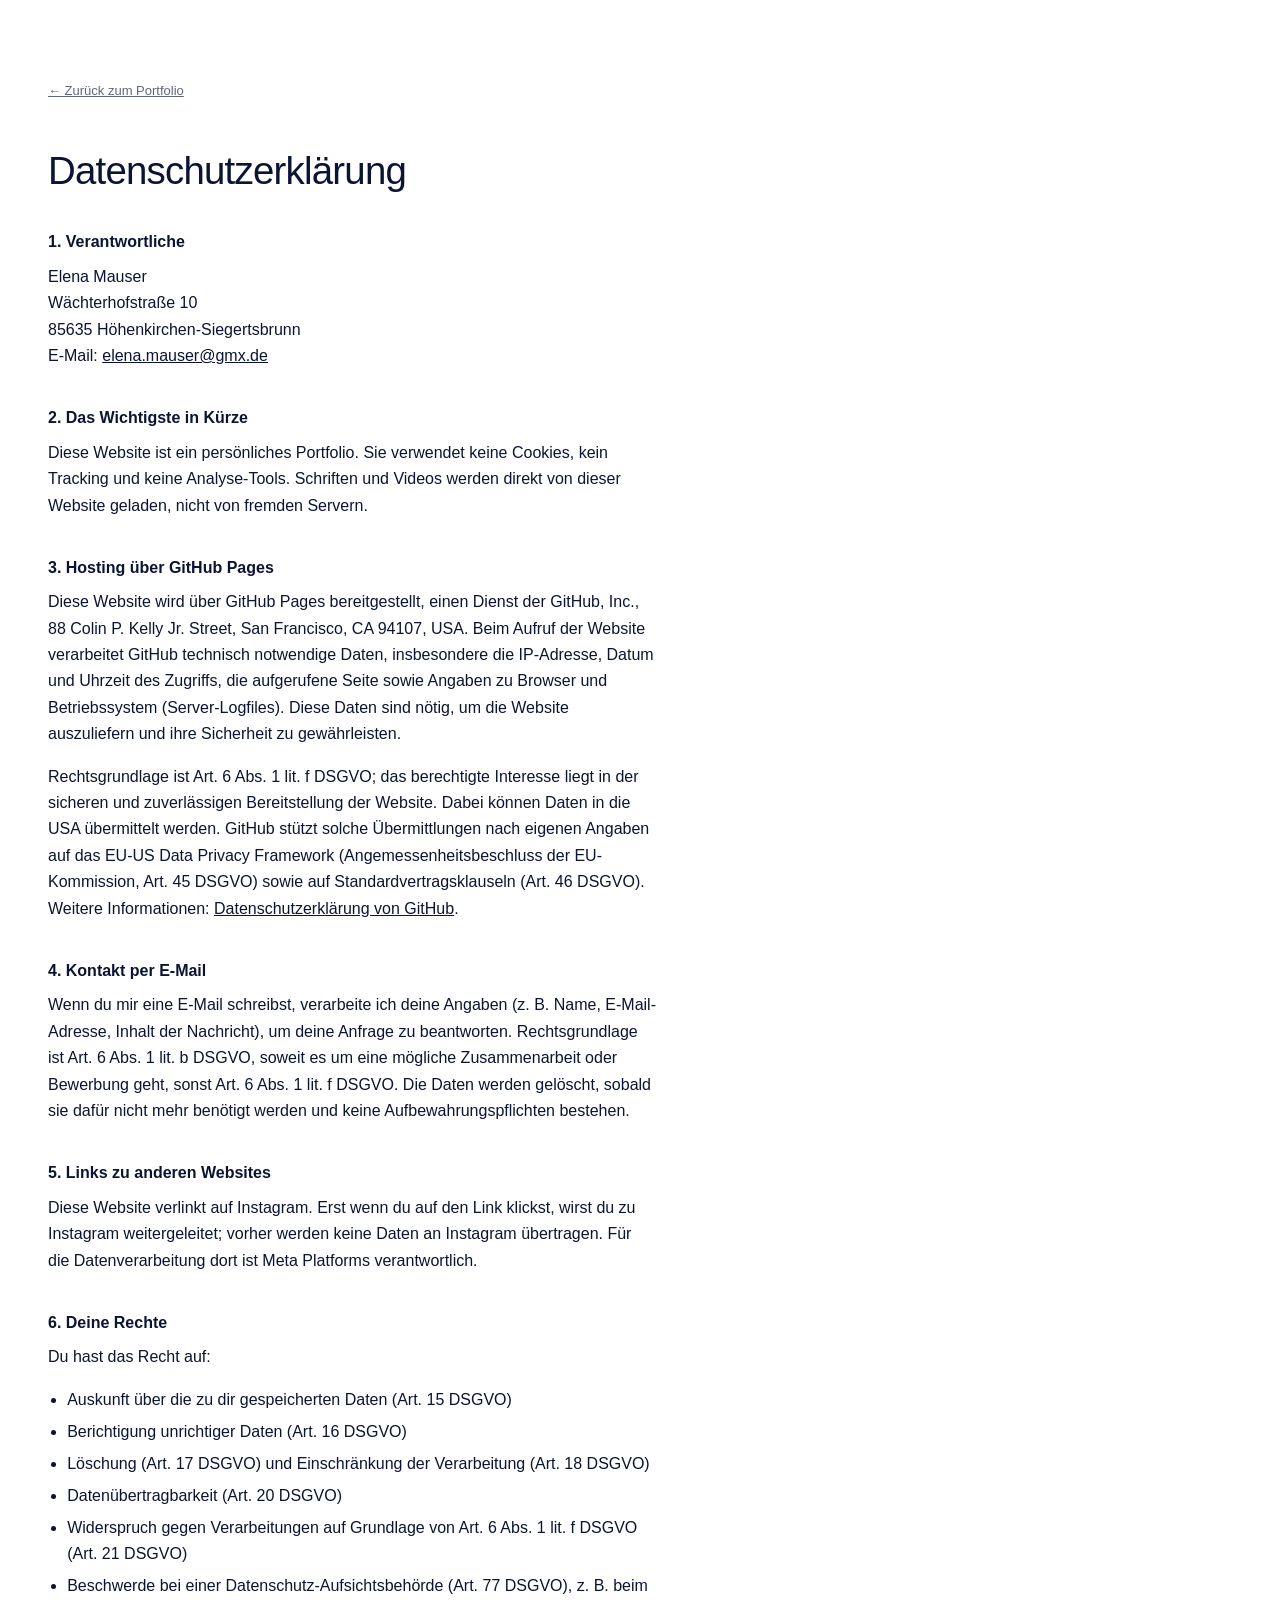
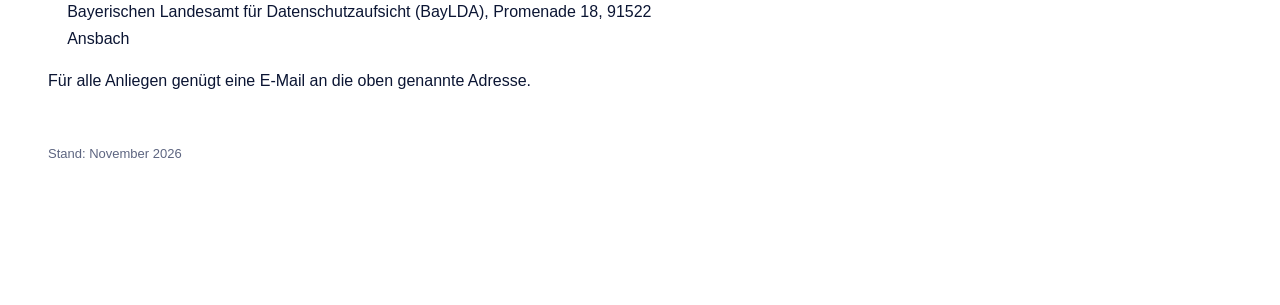
<file: datenschutz.html>
<!DOCTYPE html>
<html lang="de">
<head>
  <meta charset="UTF-8">
  <meta name="viewport" content="width=device-width, initial-scale=1.0">
  <title>Datenschutz – Elena Mauser</title>
  <meta name="robots" content="noindex, nofollow">
  <link rel="stylesheet" href="css/style.css">
  <link rel="stylesheet" href="css/rechtliches.css">
</head>
<body>
  <main class="legal">
    <a class="legal-back" href="index.html">← Zurück zum Portfolio</a>

    <h1>Datenschutzerklärung</h1>

    <h2>1. Verantwortliche</h2>
    <p>
      Elena Mauser<br>
      Wächterhofstraße 10<br>
      85635 Höhenkirchen-Siegertsbrunn<br>
      E-Mail: <a href="mailto:elena.mauser@gmx.de">elena.mauser@gmx.de</a>
    </p>

    <h2>2. Das Wichtigste in Kürze</h2>
    <p>
      Diese Website ist ein persönliches Portfolio. Sie verwendet keine Cookies, kein Tracking und keine
      Analyse-Tools. Schriften und Videos werden direkt von dieser Website geladen, nicht von fremden Servern.
    </p>

    <h2>3. Hosting über GitHub Pages</h2>
    <p>
      Diese Website wird über GitHub Pages bereitgestellt, einen Dienst der GitHub, Inc.,
      88 Colin P. Kelly Jr. Street, San Francisco, CA 94107, USA. Beim Aufruf der Website verarbeitet GitHub
      technisch notwendige Daten, insbesondere die IP-Adresse, Datum und Uhrzeit des Zugriffs, die aufgerufene
      Seite sowie Angaben zu Browser und Betriebssystem (Server-Logfiles). Diese Daten sind nötig, um die
      Website auszuliefern und ihre Sicherheit zu gewährleisten.
    </p>
    <p>
      Rechtsgrundlage ist Art. 6 Abs. 1 lit. f DSGVO; das berechtigte Interesse liegt in der sicheren und
      zuverlässigen Bereitstellung der Website. Dabei können Daten in die USA übermittelt werden.
      GitHub stützt solche Übermittlungen nach eigenen Angaben auf das EU-US Data Privacy Framework
      (Angemessenheitsbeschluss der EU-Kommission, Art. 45 DSGVO) sowie auf Standardvertragsklauseln (Art. 46 DSGVO).
      Weitere Informationen: <a href="https://docs.github.com/de/site-policy/privacy-policies/github-general-privacy-statement">Datenschutzerklärung von GitHub</a>.
    </p>

    <h2>4. Kontakt per E-Mail</h2>
    <p>
      Wenn du mir eine E-Mail schreibst, verarbeite ich deine Angaben (z. B. Name, E-Mail-Adresse, Inhalt der
      Nachricht), um deine Anfrage zu beantworten. Rechtsgrundlage ist Art. 6 Abs. 1 lit. b DSGVO, soweit es um
      eine mögliche Zusammenarbeit oder Bewerbung geht, sonst Art. 6 Abs. 1 lit. f DSGVO. Die Daten werden
      gelöscht, sobald sie dafür nicht mehr benötigt werden und keine Aufbewahrungspflichten bestehen.
    </p>

    <h2>5. Links zu anderen Websites</h2>
    <p>
      Diese Website verlinkt auf Instagram. Erst wenn du auf den Link klickst, wirst du zu Instagram weitergeleitet;
      vorher werden keine Daten an Instagram übertragen. Für die Datenverarbeitung dort ist Meta Platforms
      verantwortlich.
    </p>

    <h2>6. Deine Rechte</h2>
    <p>Du hast das Recht auf:</p>
    <ul>
      <li>Auskunft über die zu dir gespeicherten Daten (Art. 15 DSGVO)</li>
      <li>Berichtigung unrichtiger Daten (Art. 16 DSGVO)</li>
      <li>Löschung (Art. 17 DSGVO) und Einschränkung der Verarbeitung (Art. 18 DSGVO)</li>
      <li>Datenübertragbarkeit (Art. 20 DSGVO)</li>
      <li>Widerspruch gegen Verarbeitungen auf Grundlage von Art. 6 Abs. 1 lit. f DSGVO (Art. 21 DSGVO)</li>
      <li>Beschwerde bei einer Datenschutz-Aufsichtsbehörde (Art. 77 DSGVO), z. B. beim Bayerischen Landesamt für Datenschutzaufsicht (BayLDA), Promenade 18, 91522 Ansbach</li>
    </ul>
    <p>Für alle Anliegen genügt eine E-Mail an die oben genannte Adresse.</p>

    <p class="legal-meta">Stand: November 2026</p>
  </main>
</body>
</html>
</file>
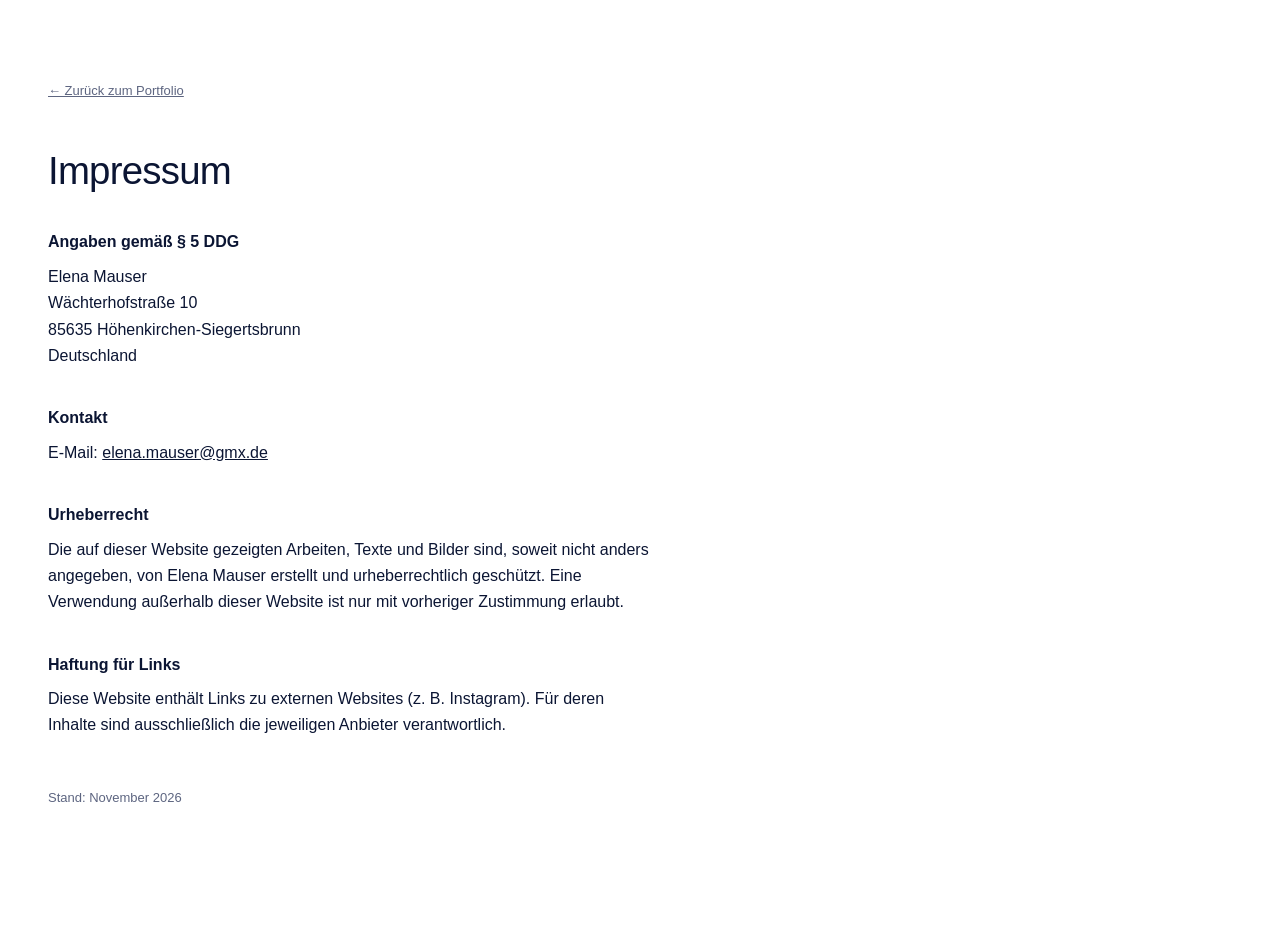
<file: impressum.html>
<!DOCTYPE html>
<html lang="de">
<head>
  <meta charset="UTF-8">
  <meta name="viewport" content="width=device-width, initial-scale=1.0">
  <title>Impressum – Elena Mauser</title>
  <meta name="robots" content="noindex, nofollow">
  <link rel="stylesheet" href="css/style.css">
  <link rel="stylesheet" href="css/rechtliches.css">
</head>
<body>
  <main class="legal">
    <a class="legal-back" href="index.html">← Zurück zum Portfolio</a>

    <h1>Impressum</h1>

    <h2>Angaben gemäß § 5 DDG</h2>
    <p>
      Elena Mauser<br>
      Wächterhofstraße 10<br>
      85635 Höhenkirchen-Siegertsbrunn<br>
      Deutschland
    </p>

    <h2>Kontakt</h2>
    <p>E-Mail: <a href="mailto:elena.mauser@gmx.de">elena.mauser@gmx.de</a></p>

    <h2>Urheberrecht</h2>
    <p>
      Die auf dieser Website gezeigten Arbeiten, Texte und Bilder sind, soweit nicht anders angegeben,
      von Elena Mauser erstellt und urheberrechtlich geschützt. Eine Verwendung außerhalb dieser Website
      ist nur mit vorheriger Zustimmung erlaubt.
    </p>

    <h2>Haftung für Links</h2>
    <p>
      Diese Website enthält Links zu externen Websites (z. B. Instagram). Für deren Inhalte sind
      ausschließlich die jeweiligen Anbieter verantwortlich. 
    </p>

    <p class="legal-meta">Stand: November 2026</p>
  </main>
</body>
</html>
</file>
<file: css/style.css>
/* =========================================
   Design-Tokens (siehe design.md)
   Dunkelblau = Text & Flächen · Rot = winziger Akzent
   ========================================= */
:root {
  --footer-h: 64px;
  --navy: #0b1533;          /* Hauptfarbe: Text, Titel, dunkle Fläche */
  --navy-soft: #5d6580;     /* Meta-Infos, Bildunterschriften */
  --tint: #f1f3f7;          /* Platzhalter, Video-Hintergrund */
  --line: #dde0e8;          /* Trennlinien */
  --red: #d4321f;           /* Akzent – nur Punkt, Nummern, Schild (Kontrast 4,9:1 auf Weiß) */
  --white: #ffffff;
  --yellow: #ffe14a;        /* Schrift auf dem Hero (Riffelglas) */

  --font: Verdana, Geneva, sans-serif;

  /* Nur drei Schriftgrößen
     Barrierefreiheit (WCAG 2.2 AA): alle Textfarben ≥ 4,5:1, Größen in rem → mit Browser-Zoom skalierbar */
  --fs-s: .8125rem;                        /* 13 px – Meta, Labels, Captions */
  --fs-m: 1rem;                            /* 16 px – Fließtext, Navigation, Liste */
  --fs-l: clamp(1.5rem, 3vw, 2.5rem);      /* Projekttitel, Abschnittstitel */

  --gutter: clamp(16px, 2.2vw, 32px);
  --space: clamp(64px, 10vw, 140px);
  --header-height: 60px;

  --ease: cubic-bezier(.2, .7, .2, 1);
}

/* Schrift über dem Glas-Hero (Navigation, Hero-Zeilen): selbst gehostet, kein Abruf bei Google */
@font-face {
  font-family: "Instrument Sans";
  src: url("../assets/fonts/instrument-sans-latin.woff2") format("woff2");
  font-weight: 400 700;
  font-display: swap;
}

/* =========================================
   Basis
   ========================================= */
*, *::before, *::after { box-sizing: border-box; }

html { scroll-behavior: smooth; scroll-padding-top: var(--header-height); }

body {
  margin: 0;
  font-family: var(--font);
  font-size: var(--fs-m);
  font-weight: 400;
  line-height: 1.65;
  color: var(--navy);
  background: var(--white);
  -webkit-font-smoothing: antialiased;
}

img { display: block; max-width: 100%; height: auto; }
a { color: inherit; text-decoration: none; }
h1, h2, h3, h4 { font-weight: 400; line-height: 1.15; letter-spacing: -0.02em; margin: 0; }
p { margin: 0 0 1em; }
dl, dd { margin: 0; }
figure { margin: 0; }

::selection { background: var(--navy); color: var(--white); }

.container { width: 100%; padding-inline: var(--gutter); }

/* =========================================
   Barrierefreiheit: Hilfsklassen & Fokus
   ========================================= */
.visually-hidden {
  position: absolute !important;
  width: 1px; height: 1px;
  margin: -1px; padding: 0;
  overflow: hidden;
  clip: rect(0 0 0 0);
  white-space: nowrap;
  border: 0;
}

/* Sprunglink: erst sichtbar, wenn er per Tastatur fokussiert wird */
.skip-link {
  position: fixed;
  top: 8px; left: 8px;
  z-index: 200;
  padding: .6rem 1rem;
  background: var(--navy);
  color: var(--white);
  transform: translateY(-200%);
}
.skip-link:focus { transform: none; }

/* Deutlich sichtbarer Fokus für Tastatur-Nutzer:innen */
:focus-visible {
  outline: 2px solid var(--navy);
  outline-offset: 3px;
}



.todo { color: var(--red); font-size: var(--fs-s); }

.placeholder {
  display: grid;
  place-items: center;
  background: var(--tint);
  color: var(--navy-soft);
  font-size: var(--fs-s);
}

/* =========================================
   Header
   ========================================= */
.site-header {
  position: fixed;
  inset: 0 0 auto 0;
  z-index: 100;
  height: var(--header-height);
  display: flex;
  align-items: center;
  justify-content: space-between;
  padding-inline: var(--edge);
  font-size: var(--fs-m);   /* 16 px */
  background: transparent;
  color: var(--navy);
  border-bottom: 1px solid transparent;
  transition: border-color .3s, background-color .3s;
}
.site-header.is-scrolled {
  color: var(--navy);
  background: rgba(255, 255, 255, .94);
  backdrop-filter: blur(8px);
  border-bottom-color: var(--line);
}

.dot { color: var(--red); }

.site-nav ul { display: flex; gap: 1.75rem; list-style: none; margin: 0; padding: 0; }
.site-nav a { position: relative; display: inline-block; padding-block: 8px; }  /* Klickfläche ≥ 24 px hoch */
.site-nav a::after {
  content: "";
  position: absolute; left: 0; right: 0; bottom: 0;
  height: 1px; background: currentColor;
  transform: scaleX(0); transform-origin: left;
  transition: transform .3s var(--ease);
}
.site-nav a:hover::after,
.site-nav a.is-active::after { transform: scaleX(1); }

.nav-toggle { display: none; color: inherit; }

@media (max-width: 720px) {
  .nav-toggle {
    display: flex; flex-direction: column; gap: 6px;
    background: none; border: 0; padding: 8px; cursor: pointer;
  }
  .nav-toggle span { width: 22px; height: 1.5px; background: currentColor; transition: transform .3s var(--ease); }
  .nav-toggle[aria-expanded="true"] span:first-child { transform: translateY(3.75px) rotate(45deg); }
  .nav-toggle[aria-expanded="true"] span:last-child { transform: translateY(-3.75px) rotate(-45deg); }

  .site-nav {
    position: fixed;
    inset: var(--header-height) 0 auto 0;
    background: var(--white);
    color: var(--navy);
    border-bottom: 1px solid var(--line);
    padding: 1.5rem var(--gutter) 2rem;
    transform: translateY(-130%);
    transition: transform .35s var(--ease);
  }
  .site-nav.is-open { transform: translateY(0); }
  .site-nav ul { flex-direction: column; gap: .5rem; font-size: 1.125rem; }
}

/* =========================================
   Hero – Foto unter Glas, Projekte als abgemalte Sommersprossen
   ========================================= */
.hero {
  position: fixed;               /* bleibt stehen, die Projekte fahren darüber */
  inset: 0;
  z-index: 0;
  height: 100svh;
  min-height: 480px;
  overflow: hidden;
  background: #23383d;           /* Glasfarbe, bis das Bild geladen ist */
}
.hero-canvas { position: absolute; inset: 0; z-index: 1; width: 100%; height: 100%; display: block; }

/* Schrift auf dem Glas: gelb, ohne Schatten (das getönte Glas ist dunkel genug) */
.site-header:not(.is-scrolled),
.hero-info, .hero-info .wip,
.scroll-hint { color: var(--yellow); }
.site-header, .hero-info, .scroll-hint { font-family: "Instrument Sans", var(--font); letter-spacing: .01em; }
.site-nav a, .logo { font-weight: 500; }
.hero :focus-visible,
.site-header:not(.is-scrolled) :focus-visible { outline-color: var(--yellow); }

/* Text unten links */
.hero-info, .scroll-hint { z-index: 4; transition: opacity .4s var(--ease); }
.is-scrolled-away .hero-info, .is-scrolled-away .scroll-hint { opacity: 0; pointer-events: none; }
.hero-info {
  position: absolute;
  left: var(--edge);
  bottom: 18px;
  max-width: calc(100% - 2 * var(--gutter));
}
@media (max-width: 720px) {
  .hero-info { max-width: calc(100% - 2 * var(--gutter) - 6rem); }
}
.subline { margin: 0; font-size: var(--fs-s); }
.wip { margin: .2rem 0 0; font-size: var(--fs-s); color: var(--navy); }

/* Scroll-Hinweis: kleines Wort + Linie, die nach unten „läuft“ */
.scroll-hint {
  position: absolute;
  left: 50%;
  bottom: 18px;
  transform: translateX(-50%);

  display: flex;
  flex-direction: column;
  align-items: center;
  gap: .6rem;
  padding: .5rem;
  font-size: var(--fs-s);
  color: var(--yellow);
}
.scroll-hint:hover { text-decoration: underline; }
.scroll-line {
  position: relative;
  width: 1px;
  height: 28px;
  background: rgba(255, 225, 74, .3);
  overflow: hidden;
}
.scroll-line::after {
  content: "";
  position: absolute;
  left: 0; top: -40%;
  width: 1px; height: 40%;
  background: currentColor;
  animation: scroll-run 2.2s var(--ease) infinite;
}
@keyframes scroll-run { to { top: 100%; } }

/* =========================================
   Projekt-Bühne: Karten gleiten über den fixierten Hero
   ========================================= */
/* Höhe setzt main.js (Anzahl Karten × Strecke pro Karte). Durchsichtig – dahinter liegt das Glas. */
.stage { position: relative; z-index: 1; height: 500vh; }
.stage-sticky {
  position: sticky;
  top: 0;
  height: 100svh;
  overflow: hidden;
}
.stage-cards { list-style: none; margin: 0; padding: 0; }
.card {
  position: absolute;
  left: 50%;
  top: 50%;
  width: max-content;                          /* so breit wie das Bild – Schatten sitzt direkt am Bild */
  transform: translate(-50%, -150vh);          /* Startlage oberhalb des Bildschirms; main.js bewegt */
  will-change: transform;
}
.card-link { display: block; color: var(--yellow); }
.card img {
  display: block;
  width: auto;
  height: auto;
  max-width: min(46vw, 640px);
  max-height: 62svh;
  box-shadow: 0 30px 60px -20px rgba(4, 10, 14, .55), 0 8px 18px rgba(4, 10, 14, .25);
  transition: transform .5s var(--ease);
}
.card-link:hover img { transform: scale(1.015); }
.card-caption {
  display: flex;
  width: 0; min-width: 100%;                 /* richtet sich nach der Bildbreite */
  align-items: baseline;
  gap: 1rem;
  margin-top: .9rem;
  font-family: "Instrument Sans", var(--font);
}
.card-nr { font-size: var(--fs-s); }
.card-title { font-size: var(--fs-l); font-weight: 500; line-height: 1.1; letter-spacing: -.01em; white-space: nowrap; }
.card-caption { flex-wrap: wrap; row-gap: .2rem; }
.card-type { margin-left: auto; font-size: var(--fs-s); text-align: right; }
.card-link:focus-visible { outline-color: var(--yellow); outline-offset: 8px; }

/* Ohne Bewegung: Karten stehen untereinander, kein Fliegen */
.stage.is-static { height: auto; padding-block: 18vh 10vh; }
.stage.is-static .stage-sticky { position: static; height: auto; overflow: visible; }
.stage.is-static .card { position: relative; left: auto; top: auto; transform: none; margin: 0 auto 14vh; }

@media (max-width: 720px) {
  .card img { max-width: 82vw; max-height: 54svh; }
  .card-caption { flex-wrap: wrap; gap: .25rem .75rem; }
  .card-type { margin-left: 0; width: 100%; text-align: left; }
}

/* Alles nach der Bühne schiebt sich deckend über den Hero */
.project { position: relative; z-index: 1; background: var(--white); }

/* =========================================
   Projekt-Detail
   ========================================= */
.project { padding-block: calc(var(--space) / 2); }
.project + .project { border-top: 1px solid var(--line); }
.stage + .project { padding-top: var(--space); }

.project-head {
  display: grid;
  grid-template-columns: 3rem 1fr auto;
  gap: 1rem;
  align-items: baseline;
  margin-bottom: 2rem;
}
.project-head .nr { color: var(--red); font-size: var(--fs-s); }
.project-head h3 { font-size: var(--fs-l); }

.project-meta { display: flex; gap: 2rem; font-size: var(--fs-s); }
.project-meta dt, .facts dt { color: var(--navy-soft); }

.project-text {
  max-width: 60ch;
  margin-left: calc(3rem + 1rem);
  margin-bottom: 3rem;
}
.project-text .note { color: var(--navy-soft); font-size: var(--fs-s); }

.tag {
  display: inline-block;
  padding: .15em .6em;
  border: 1px solid var(--red);
  color: var(--red);
  font-size: var(--fs-s);
  transform: rotate(-2deg);   /* ein bisschen schief – roh & imperfekt */
}

/* Bilder & Videos: nie beschneiden – Projekte so zeigen, wie sie sind */
.media img, .media video { display: block; width: 100%; height: auto; }
.media video { background: var(--tint); }
.media figcaption a { color: var(--navy); text-decoration: underline; margin-left: .5em; white-space: nowrap; }
.media--hero { margin-bottom: var(--gutter); }
.media-grid img { width: 100%; height: auto; }
.media.placeholder { aspect-ratio: 4 / 3; }

/* Video mit Pause-Knopf (WCAG 2.2.2: bewegte Inhalte müssen anhaltbar sein) */
.video-wrap { position: relative; }

/* =========================================
   Picknick Kollektiv Identity: aufgelöster Styleguide
   Farben & Schriften des Picknick Kollektivs gelten nur in diesen Proben.
   ========================================= */
@font-face {
  font-family: "Bowlby One";
  src: url("../assets/fonts/bowlby-one-latin.woff2") format("woff2");
  font-weight: 400; font-display: swap;
}
@font-face {
  font-family: "DM Sans";
  src: url("../assets/fonts/dm-sans-latin.woff2") format("woff2");
  font-weight: 400 500; font-display: swap;
}
.project--pk {
  --pk-paper: #F5F1E8; --pk-pale: #EAE3F0; --pk-lilac: #B8ACD3;
  --pk-berry: #82485F; --pk-ink: #382D3B; --pk-lime: #CDD85A;
}

.pk-guide { margin-top: calc(var(--space) / 2); }
.pk-block { margin-bottom: calc(var(--space) / 2); }
.pk-label { margin-bottom: 1rem; font-size: var(--fs-s); color: var(--navy-soft); letter-spacing: 0; }
.pk-note { margin: .75rem 0 0; max-width: 60ch; font-size: var(--fs-s); color: var(--navy-soft); }

.pk-stage { display: grid; place-items: center; padding: clamp(32px, 6vw, 96px) var(--gutter); }
.pk-stage--lilac { background: var(--pk-lilac); }
.pk-stage--paper { background: var(--pk-paper); }
.pk-stage img { width: 100%; max-width: 900px; height: auto; }

.pk-mark { display: block; fill: currentColor; overflow: visible; }
.pk-lockup {
  display: inline-flex; align-items: center; gap: .5em;
  font-size: clamp(28px, 5.5vw, 72px);
  color: var(--pk-paper);
}
.pk-lockup .pk-mark { height: 2em; width: calc(2em * 820 / 773); flex: none; }
.pk-wordmark { font-family: "Bowlby One", var(--font); line-height: .95; letter-spacing: -.035em; white-space: nowrap; }

.pk-split { display: grid; grid-template-columns: 1.2fr 1fr; gap: calc(var(--gutter) * 1.5); align-items: center; }
.pk-split .pk-stage { min-height: clamp(280px, 36vw, 520px); }
.pk-mark--moving { width: min(100%, 440px); height: auto; color: var(--pk-berry); }
.pk-claim { font-size: var(--fs-l); line-height: 1.15; margin-bottom: 1rem; }
.text-button {
  margin-top: .5rem; padding: .4rem 0;
  font: inherit; font-size: var(--fs-s); color: var(--navy);
  background: none; border: 0; text-decoration: underline; cursor: pointer;
}

.pk-swatches {
  display: grid; grid-template-columns: repeat(6, 1fr);
  list-style: none; margin-block: 0; padding: 0;
  font-size: var(--fs-s); color: var(--navy-soft);
}
/* Farbfelder laufen randlos, die Beschriftung bleibt auf der Textkante */
.pk-swatches li { padding: 0 .75rem .5rem 0; }
.pk-swatches li:first-child { padding-left: var(--gutter); }
.pk-swatches .sw { display: block; height: clamp(90px, 14vw, 200px); margin-bottom: .6rem; background: var(--c); }
.pk-swatches li:first-child .sw { margin-left: calc(-1 * var(--gutter)); box-shadow: inset 0 0 0 1px var(--line); }
.pk-swatches b { display: block; font-weight: 400; color: var(--navy); }
.pk-swatches li:last-child { padding-right: 0; }

.pk-type { display: grid; grid-template-columns: 1fr 1fr; gap: var(--gutter); }
.pk-type > div { padding-top: .75rem; border-top: 1px solid var(--line); }
.pk-sample { margin: 0; color: var(--pk-ink); line-height: 1.1; }
.pk-sample--bowlby { font-family: "Bowlby One", var(--font); font-size: clamp(2.5rem, 7vw, 6rem); letter-spacing: -.04em; }
.pk-sample--dm { font-family: "DM Sans", var(--font); font-size: clamp(1.5rem, 3.4vw, 3rem); }


@media (max-width: 720px) {
  .pk-split, .pk-type { grid-template-columns: 1fr; }
  .pk-swatches { grid-template-columns: repeat(3, 1fr); row-gap: 1rem; }
  .pk-swatches li:nth-child(3n+1) { padding-left: var(--gutter); }
  .pk-swatches li:nth-child(3n+1) .sw { margin-left: calc(-1 * var(--gutter)); }
  .pk-swatches li:nth-child(3n) { padding-right: 0; }
}

/* Randabfallend: läuft bis an den Bildschirmrand */
.media--wide { grid-column: 1 / -1; }
.media-grid {
  display: grid;
  grid-template-columns: repeat(2, minmax(0, 1fr));
  gap: var(--gutter);
  align-items: start;
  margin-bottom: calc(var(--gutter) * 1.5);
}
/* Randabfallend: läuft bis an den Bildschirmrand */
.media--bleed { margin-inline: calc(-1 * var(--gutter)); }
.media--bleed > figcaption { padding-inline: var(--gutter); }
.media--caption-top > figcaption { margin: 0 0 .6rem; }
.pk-type .pk-label { margin-bottom: .75rem; }
.media-grid.media--bleed { gap: 4px; margin-bottom: var(--gutter); }
/* minmax(0, …): Bilder dürfen die Spalten nicht aufdrücken */
.media-grid.media-grid--3 { grid-template-columns: repeat(3, minmax(0, 1fr)); }
/* Moodly: Style System links, Farben + Formen rechts übereinander (Spaltenverhältnis → beide Seiten etwa gleich hoch) */
.media-grid.media-grid--moodly {
  grid-template-columns: minmax(0, 1.135fr) minmax(0, 1fr);
  grid-template-areas: "system farben" "system formen";
  align-items: start;
}
.mg-system { grid-area: system; }
.mg-farben { grid-area: farben; }
.mg-formen { grid-area: formen; }
.media-grid--specimen { grid-template-columns: 2fr 3fr; align-items: center; }

figcaption {
  margin-top: .5rem;
  font-size: var(--fs-s);
  color: var(--navy-soft);
}

/* Unterprojekt (z. B. Kinderkake) */
.subproject {
  margin-top: calc(var(--space) / 2);
  margin-left: calc(3rem + 1rem);
  padding-top: 1.5rem;
  border-top: 1px solid var(--navy);
}
.subproject-head { margin-bottom: 1.5rem; }
.subproject .label { font-size: var(--fs-s); color: var(--navy-soft); }
.subproject h4 { margin-top: .25rem; font-size: var(--fs-l); }
.subproject .project-text { margin-left: 0; }

@media (max-width: 720px) {
  .project-head { grid-template-columns: 2.25rem 1fr; }
  .project-meta { grid-column: 1 / -1; flex-wrap: wrap; gap: .75rem 1.5rem; }
  .project-text, .subproject { margin-left: 0; }
  .media-grid, .media-grid.media-grid--3, .media-grid--specimen { grid-template-columns: 1fr; }
  .media-grid.media-grid--moodly { grid-template-columns: 1fr; grid-template-areas: "system" "farben" "formen"; }
}

/* =========================================
   Lebenslauf: liegt auf dem Hero, gelb, keine Fläche
   ========================================= */
.cv {
  position: relative;
  z-index: 1;
  /* Lebenslauf + Footer füllen zusammen genau einen Bildschirm – weiter wird nicht gescrollt */
  min-height: calc(100svh - var(--footer-h));
  padding: calc(var(--header-height) + clamp(32px, 7vh, 80px)) var(--edge) clamp(32px, 5vh, 64px);
  color: var(--yellow);
  font-family: "Instrument Sans", var(--font);
}
.cv-inner { max-width: 1240px; }
.cv a { color: inherit; }
.cv :focus-visible { outline-color: var(--yellow); }
.cv-name {
  font-size: clamp(2.5rem, 7vw, 6rem);
  font-weight: 500;
  letter-spacing: -.03em;
  line-height: .95;
  margin-bottom: clamp(32px, 6vh, 64px);
}
.cv-grid {
  display: grid;
  grid-template-columns: 1.2fr 1fr 1.6fr 1fr;
  gap: clamp(24px, 3vw, 48px);
  align-items: start;
}
.cv-block h3, .cv-contact h3 {
  font-size: var(--fs-s);
  font-weight: 500;
  text-transform: uppercase;
  letter-spacing: .08em;
  padding-bottom: .5rem;
  margin-bottom: .9rem;
  border-bottom: 1px solid rgba(255, 225, 74, .45);
}
.cv-block .cv-sub { margin-top: 1.75rem; }
.cv-block p, .cv-list, .cv-timeline, .cv-plain { font-size: .9375rem; line-height: 1.5; }
.cv-hint { margin-bottom: .3rem; opacity: .75; font-size: var(--fs-s) !important; }
.cv-todo { opacity: .7; font-size: var(--fs-s); }
.cv-list div { display: flex; justify-content: space-between; gap: 1rem; padding: .15rem 0; }
.cv-list dd { opacity: .8; }
.cv-timeline, .cv-plain { list-style: none; margin: 0; padding: 0; }
.cv-timeline li { display: grid; grid-template-columns: 6.2rem 1fr; gap: .75rem; padding-bottom: .9rem; }
.cv-timeline b, .cv-list dt { font-weight: 500; }
.cv-year { opacity: .8; font-variant-numeric: tabular-nums; }
.cv-plain li { padding-bottom: .35rem; }

.cv-contact { margin-top: clamp(48px, 9vh, 96px); max-width: 640px; }
.cv-mail {
  display: inline-block;
  font-size: clamp(1.5rem, 3.4vw, 2.5rem);
  font-weight: 500;
  letter-spacing: -.02em;
  text-decoration: none;
  border-bottom: 1px solid currentColor;
}
.cv-social { display: flex; flex-wrap: wrap; gap: 1.5rem; list-style: none; padding: 0; margin: 1.25rem 0 0; font-size: .9375rem; }
.cv-social a:hover, .site-footer a:hover { text-decoration: underline; }

@media (max-width: 1100px) { .cv-grid { grid-template-columns: 1fr 1fr; } }
@media (max-width: 600px) {
  .cv-grid { grid-template-columns: 1fr; }
  .cv-timeline li { grid-template-columns: 1fr; gap: .1rem; }
}

/* Der Hero wird hinter dem Lebenslauf etwas abgedunkelt, damit die Schrift gut lesbar ist */
.hero::after {
  content: ""; position: absolute; inset: 0; z-index: 3; pointer-events: none;
  background: rgba(4, 8, 10, .55);
  opacity: 0; transition: opacity .6s var(--ease);
}
.is-cv .hero::after { opacity: 1; }

/* Footer: ebenfalls auf dem Hero */
.site-footer {
  position: relative; z-index: 1;
  display: flex; flex-wrap: wrap; align-items: baseline; gap: .5rem 2rem;
  min-height: var(--footer-h);
  padding: 1.25rem var(--edge);
  font-family: "Instrument Sans", var(--font);
  font-size: var(--fs-s);
  color: var(--yellow);
  border-top: 1px solid rgba(255, 225, 74, .3);
}
.site-footer a { color: inherit; }
.site-footer p { margin: 0; }
.footer-spacer { flex: 1; }


/* =========================================
   Bewegung: ruhig, kurz, beim Scrollen einblenden
   ========================================= */
.reveal { opacity: 0; transform: translateY(16px); transition: opacity .7s var(--ease), transform .7s var(--ease); }
.reveal.is-visible { opacity: 1; transform: none; }

@media (prefers-reduced-motion: reduce) {
  html { scroll-behavior: auto; }
  *, *::before, *::after { transition: none !important; animation: none !important; }
  .reveal { opacity: 1; transform: none; }
  .scroll-line::after { top: 30%; }   /* Linie steht still */
}

/* Fokus-Ziel nach internem Link-Klick: kein Rahmen um ganze Abschnitte */
[tabindex="-1"]:focus { outline: none; }


/* =========================================================================
   RASTER – zwei Kanten für die ganze Seite
   1. Seitenrand  (--gutter): Kopfzeile, Projektnummern, Hero-Text, Lebenslauf, Footer
   2. Textkante   (--gutter + --indent): Titel, Texte, Bildunterschriften, alle nicht randlosen Bilder
   Randlose Elemente laufen von Bildschirmrand zu Bildschirmrand, ihre Beschriftung steht auf der Textkante.
   Bildunterschriften stehen immer über dem Bild. Zweispaltige Blöcke teilen die Textspalte genau in der Mitte.
   ========================================================================= */
:root {
  --gutter: 48px;
  --edge: var(--gutter);
  --indent: 64px;                         /* Spalte für die Projektnummer */
  --gap: 24px;                            /* Abstand zwischen Spalten */
  --block: clamp(56px, 7vw, 104px);       /* Abstand zwischen Blöcken */
  --block-s: 40px;                        /* Text → erstes Bild */
}
@media (max-width: 720px) {
  :root { --gutter: 24px; --indent: 0px; --gap: 16px; --block: 56px; --block-s: 28px; }
}

/* Projektkopf: Nummer im Rand, Titel auf der Textkante, Angaben rechtsbündig am Seitenrand */
.project-head { grid-template-columns: var(--indent) 1fr auto; column-gap: 0; margin-bottom: 1.5rem; }
.project-head h3 { font-family: "Instrument Sans", var(--font); font-weight: 500; letter-spacing: -.02em; }
.project-meta { margin-left: var(--gap); }
@media (max-width: 720px) {
  .project-head { grid-template-columns: 1fr; row-gap: .4rem; }
  .project-meta { margin-left: 0; }
}

/* Alles im Projekt (außer Kopf und randlosen Elementen) beginnt auf der Textkante */
.project .container > :not(.project-head):not(.media--bleed) { margin-left: var(--indent); }
.project-text { margin-bottom: var(--block-s); }
.media--hero, .media-grid, .pk-block { margin-bottom: var(--block); }
.project .container > :last-child, .pk-guide > .pk-block:last-child { margin-bottom: 0; }
.pk-guide { margin-top: 0; }
.subproject { margin-top: var(--block); padding-top: 1.25rem; }
.subproject h4 { font-family: "Instrument Sans", var(--font); font-weight: 500; letter-spacing: -.02em; }
.subproject .media { margin-left: 0; }

/* Randlos: von Bildschirmrand zu Bildschirmrand */
.project .container > .media--bleed { margin-left: calc(-1 * var(--gutter)); margin-right: calc(-1 * var(--gutter)); }
.pk-guide .media--bleed { margin-left: calc(-1 * (var(--gutter) + var(--indent))); margin-right: calc(-1 * var(--gutter)); }
.media--bleed > figcaption { padding-inline: calc(var(--gutter) + var(--indent)) var(--gutter); }

/* Bildunterschriften: immer darüber, gleiche Abstände */
figcaption, .pk-label { margin: 0 0 .6rem; font-size: var(--fs-s); color: var(--navy-soft); }

/* Zweispaltig = Textspalte genau halbiert (Moodly, Prinzip, Schrift, SOS-Grid) */
.media-grid { gap: var(--gap); }
.media-grid.media-grid--moodly,
.media-grid--specimen,
.pk-split,
.pk-type { grid-template-columns: minmax(0, 1fr) minmax(0, 1fr); column-gap: var(--gap); }
.media-grid.media-grid--moodly { row-gap: var(--gap); }
.pk-split { align-items: center; }
.pk-split .pk-stage { min-height: 0; aspect-ratio: 4 / 3; }
.pk-claim { font-family: "Instrument Sans", var(--font); font-weight: 500; letter-spacing: -.02em; }
.media-grid--specimen { align-items: start; }

/* Farbfelder: erste Beschriftung auf der Textkante */
.pk-swatches li:first-child { padding-left: calc(var(--gutter) + var(--indent)); }
.pk-swatches li:first-child .sw { margin-left: calc(-1 * (var(--gutter) + var(--indent))); }

@media (max-width: 720px) {
  .media-grid.media-grid--moodly, .media-grid--specimen, .pk-split, .pk-type { grid-template-columns: 1fr; }
  .media-grid.media-grid--moodly { grid-template-areas: "system" "farben" "formen"; }
  .pk-swatches li:nth-child(3n+1) { padding-left: var(--gutter); }
  .pk-swatches li:nth-child(3n+1) .sw { margin-left: calc(-1 * var(--gutter)); }
}

/* Scroll-Hinweis: genau in der Mitte des Heros */
.scroll-hint { top: 50%; bottom: auto; left: 50%; transform: translate(-50%, -50%); }


/* --- Feinschliff --- */
/* Links bis an den Bildschirmrand (Moodly Style System, SOS-Grid Plakat); Beschriftung bleibt auf der Textkante */
.project .container > .media-grid.bleed-left { margin-left: calc(-1 * var(--gutter)); }
.media-grid.bleed-left > figure:first-child > figcaption { padding-left: calc(var(--gutter) + var(--indent)); }
.media-grid.media-grid--moodly.bleed-left { grid-template-columns: minmax(0, 1.25fr) minmax(0, 1fr); }
.media-grid--specimen.bleed-left { grid-template-columns: minmax(0, 1fr) minmax(0, 1.35fr); }
#sos-grid .media-grid figure:last-child figcaption { margin-bottom: 1.5rem; }

/* Prinzip: Bezeichnung oben, Animation über die Textspalte, Text darunter */
.pk-principle .pk-stage { aspect-ratio: auto; height: clamp(300px, 34vw, 480px); padding: 0; overflow: hidden; }
.pk-principle .pk-stage { position: relative; display: block; }
/* feste Box statt Prozenthöhe im Grid – sonst wird das SVG riesig und läuft aus der Fläche */
.pk-principle .pk-mark--moving { position: absolute; top: 10%; left: 10%; width: 80%; height: 80%; max-width: none; }
.pk-principle .pk-copy { max-width: 60ch; margin-top: 1.25rem; }
.pk-principle .pk-claim { font-size: var(--fs-m); margin-bottom: .4rem; }

/* Schriftproben: kleiner, mehr Luft */
.pk-type { column-gap: calc(var(--gap) * 3); }
.pk-sample--bowlby { font-size: clamp(2rem, 4.6vw, 4rem); }
.pk-sample--dm { font-size: clamp(1.25rem, 2.4vw, 2rem); }
.pk-sample { overflow-wrap: anywhere; }

@media (max-width: 720px) {
  .project .container > .media-grid.bleed-left { margin-left: calc(-1 * var(--gutter)); margin-right: calc(-1 * var(--gutter)); }
  .media-grid.bleed-left > figure > figcaption { padding-inline: var(--gutter); }
  .media-grid.media-grid--moodly.bleed-left, .media-grid--specimen.bleed-left { grid-template-columns: 1fr; }
}


/* Einheitlicher Play/Pause-Knopf für alle Videos und Animationen: klein, rund, unten rechts im Bild */
.video-wrap, .pk-principle .pk-stage { position: relative; }
.media-toggle {
  position: absolute;
  right: 12px;
  bottom: 12px;
  z-index: 2;
  display: grid;
  place-items: center;
  width: 32px;                 /* Klickfläche ≥ 24 px (WCAG 2.5.8) */
  height: 32px;
  padding: 0;
  border: 0;
  border-radius: 50%;
  background: rgba(11, 21, 51, .72);
  color: var(--white);
  cursor: pointer;
  transition: background-color .2s;
}
.media-toggle:hover { background: var(--navy); }
.media-toggle:focus-visible { outline: 2px solid var(--white); outline-offset: 2px; box-shadow: 0 0 0 4px var(--navy); }
.media-toggle svg { width: 14px; height: 14px; fill: currentColor; }
.media-toggle .i-play { display: none; }
.media-toggle.is-paused .i-play { display: block; }
.media-toggle.is-paused .i-pause { display: none; }
/* randlose Videos: Knopf bündig mit dem Seitenrand */
.media--bleed .media-toggle { right: var(--gutter); }
@media (max-width: 720px) {
  .media-toggle { width: 28px; height: 28px; right: 8px; bottom: 8px; }
  .media--bleed .media-toggle { right: var(--gutter); }
  .media-toggle svg { width: 12px; height: 12px; }
}

/* Handy: Farben, Formen (Moodly) und Glyphen (SOS-Grid) nicht randlos – kleiner Rand auf der Textkante */
@media (max-width: 720px) {
  .mg-farben img, .mg-formen img,
  #sos-grid .media-grid figure:last-child img { width: calc(100% - 16px); margin-inline: 8px; }
}

/* Über mich: gleiche Zeilenabstände wie die Listen daneben (Interessen) */
.cv-about p { margin: 0; padding-bottom: .35rem; }
</file>
<file: css/hero-zoom.css>
/* =========================================================
   Hero: Kamerafahrt ins Brillenglas
   Gehört zu js/hero-zoom.js – Markup siehe hero-zoom-demo.html
   ========================================================= */

.hz{
  --hz-paper: #ECE8E1;      /* Hintergrund am Anfang */
  --hz-lens-mid: #5E5D58;   /* Glas: Mitte */
  --hz-lens-dark: #262624;  /* Glas: Rand */
  position: relative;
  height: 420vh;            /* Scrollweg: mehr = langsamere Fahrt */
}

.hz-stage{
  position: sticky;
  top: 0;
  height: 100vh;
  overflow: hidden;
  background: var(--hz-paper);
}

/* Foto (inkl. Schatten im Bild) – wird per JS positioniert und bewegt */
.hz-figure{
  position: absolute;
  will-change: transform;
  backface-visibility: hidden;
}
.hz-figure img{
  position: absolute;
  inset: 0;
  width: 100%;
  height: 100%;
  display: block;
}

/* Scharfes Brillenglas, das am Ende der Fahrt übernimmt */
.hz-lens{
  position: absolute;
  inset: 0;
  opacity: 0;
  will-change: opacity, transform;
  background:
    linear-gradient(112deg, rgba(255,255,255,0) 30%, rgba(255,255,255,.10) 40%, rgba(255,255,255,0) 50%),
    linear-gradient(112deg, rgba(255,255,255,0) 52%, rgba(255,255,255,.05) 56%, rgba(255,255,255,0) 61%),
    radial-gradient(120% 95% at 38% 34%, #76756F 0%, var(--hz-lens-mid) 38%, #44433F 72%, var(--hz-lens-dark) 100%);
}
.hz-lens::after{
  content: "";
  position: absolute;
  inset: 0;
  background: radial-gradient(140% 110% at 50% 50%, rgba(0,0,0,0) 55%, rgba(0,0,0,.45) 100%);
}

/* Inhalte, die auf dem Glas erscheinen sollen (optional).
   Alles mit data-hz-reveal blendet nacheinander ein. */
.hz-content{
  position: absolute;
  inset: 0;
  display: flex;
  flex-direction: column;
  justify-content: center;
  padding: 0 8vw;
  color: #fff;
}
.hz-content [data-hz-reveal]{
  opacity: 0;
  transform: translateY(24px);
  will-change: opacity, transform;
}
</file>
<file: css/hero-2.css>
/* =========================================================
   Hero Variante 2 – Anbindung der Kamerafahrt (hero-zoom.css/js) an die Seite
   Nur für die Zoom-Version (index.html). Überschreibt einzelne Regeln aus style.css, ändert sie aber nicht.
   ========================================================= */

/* Zoom-Abschnitt liegt über dem fixierten Glas-Hintergrund */
.hz { z-index: 1; }

/* Glasfarbe neutral grau (das Original in hero-zoom.css hat einen leicht grün-gelben Stich).
   Gilt für das Glas der Fahrt und den fixierten Hintergrund gleichermaßen, damit kein Übergang sichtbar ist. */
:root { --hz-g1: #747474; --hz-g2: #5d5d5d; --hz-g3: #434343; --hz-g4: #262626; }
.hz .hz-lens {
  background:
    linear-gradient(112deg, rgba(255,255,255,0) 30%, rgba(255,255,255,.10) 40%, rgba(255,255,255,0) 50%),
    linear-gradient(112deg, rgba(255,255,255,0) 52%, rgba(255,255,255,.05) 56%, rgba(255,255,255,0) 61%),
    radial-gradient(120% 95% at 38% 34%, var(--hz-g1) 0%, var(--hz-g2) 38%, var(--hz-g3) 72%, var(--hz-g4) 100%);
}

/* Fixierter Hintergrund = Endbild der Fahrt (gleiche Glasfläche wie .hz-lens).
   Darauf fahren die Projektkarten, am Ende liegt hier der Lebenslauf. */
.hero--lens {
  background:
    linear-gradient(112deg, rgba(255,255,255,0) 30%, rgba(255,255,255,.10) 40%, rgba(255,255,255,0) 50%),
    linear-gradient(112deg, rgba(255,255,255,0) 52%, rgba(255,255,255,.05) 56%, rgba(255,255,255,0) 61%),
    radial-gradient(120% 95% at 38% 34%, var(--hz-g1) 0%, var(--hz-g2) 38%, var(--hz-g3) 72%, var(--hz-g4) 100%);
}
.hero--lens::before {
  content: ""; position: absolute; inset: 0; z-index: 1; pointer-events: none;
  background: radial-gradient(140% 110% at 50% 50%, rgba(0,0,0,0) 55%, rgba(0,0,0,.45) 100%);
}

/* Schriftfarbe: auf dem hellen Papier dunkelblau, sobald das Glas übernimmt gelb.
   --hz-ink setzt js/hero-2.js passend zur Scrollposition. */
.site-header:not(.is-scrolled),
.hz .hero-info, .hz .hero-info .wip,
.hz .scroll-hint { color: var(--hz-ink, var(--navy)); }
.site-header:not(.is-scrolled) :focus-visible,
.hz :focus-visible { outline-color: currentColor; }
.hz .scroll-line { background: color-mix(in srgb, currentColor 30%, transparent); }

/* Infotext und Scroll-Hinweis liegen in der mitlaufenden Bühne der Fahrt */
.hz .hero-info { z-index: 4; }
.hz .scroll-hint { z-index: 4; }

/* Reduzierte Bewegung: keine Fahrt, das Glas steht sofort (hero-zoom.js zeigt dann das Endbild) */
@media (prefers-reduced-motion: reduce) {
  .hz { height: 100svh; }
}

/* Scroll-Hinweis: unten rechts, Wort auf einer Linie mit dem Infotext links, Strich mittig darüber */
.hz .scroll-hint { top: auto; left: auto; right: var(--edge); bottom: 18px; transform: none;
                   flex-direction: column-reverse; align-items: center; padding: 0; }
.hz .scroll-hint span:first-child { line-height: inherit; }

/* Ende der Fahrt: Bühne durchsichtig, Foto und Fahrt-Glas aus – sichtbar bleibt nur die fixierte
   Glasfläche (.hero--lens). Dadurch fährt beim Weiterscrollen nichts sichtbar hinaus. */
.hz.is-done .hz-stage { background: transparent; }
.hz.is-done .hz-figure,
.hz.is-done .hz-lens { visibility: hidden; }
.hz.is-done .hero-info,
.hz.is-done .scroll-hint { visibility: hidden; }
</file>
<file: css/rechtliches.css>
/* Impressum & Datenschutz – schlichte Textseiten im Stil der Website (nutzt die Tokens aus style.css) */

.legal {
  max-width: 44rem;
  padding: clamp(32px, 6vw, 80px) var(--gutter) var(--space);
}

.legal-back {
  display: inline-block;
  margin-bottom: 3rem;
  font-size: var(--fs-s);
  color: var(--navy-soft);
}
.legal-back:hover { text-decoration: underline; }

.legal h1 { font-size: var(--fs-l); margin-bottom: 2rem; }
.legal h2 { font-size: var(--fs-m); font-weight: 700; margin: 2.5rem 0 .75rem; letter-spacing: 0; }
.legal a { text-decoration: underline; }
.legal ul { padding-left: 1.2em; margin: 0 0 1em; }
.legal li { margin-bottom: .35em; }
.legal .legal-meta { margin-top: 3rem; font-size: var(--fs-s); color: var(--navy-soft); }

/* Platzhalter, die noch ausgefüllt werden müssen – fallen auf, bis sie ersetzt sind */
.todo { background: #fff3b0; padding: 0 .2em; }
</file>
